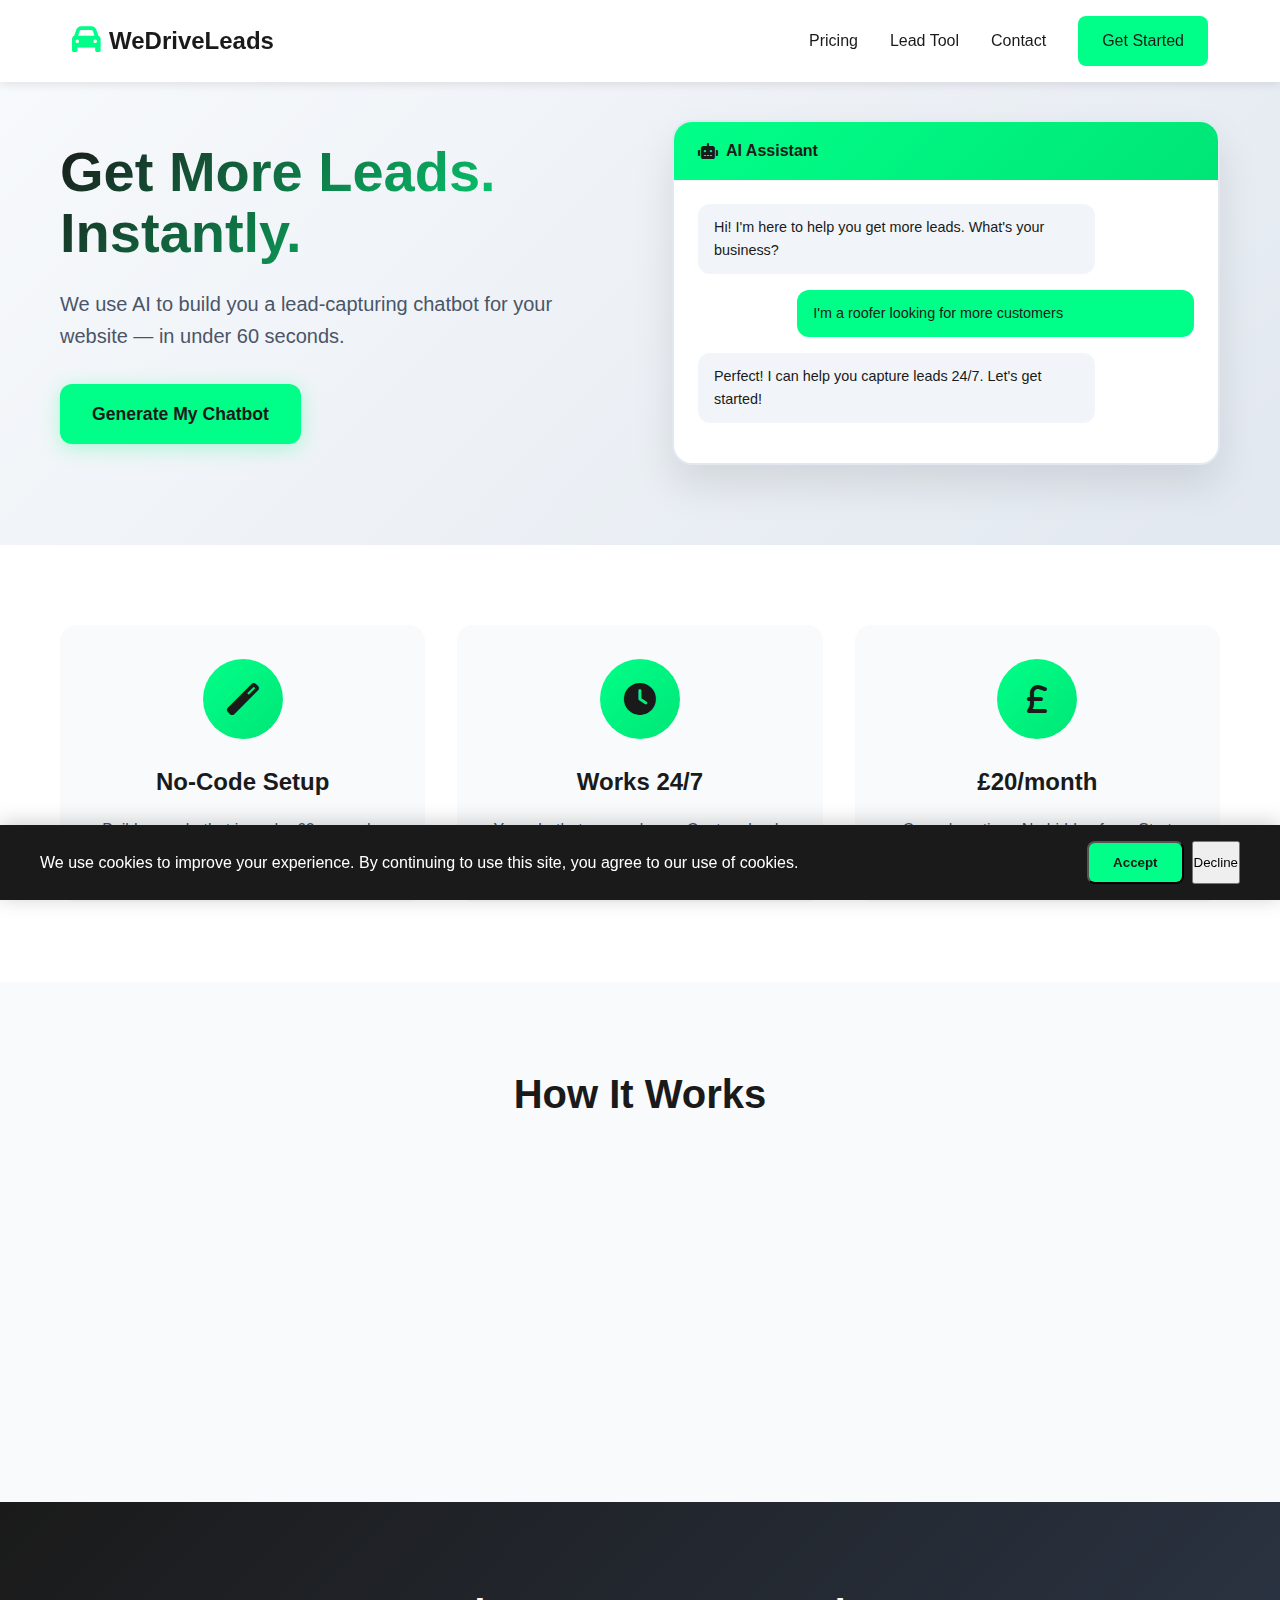
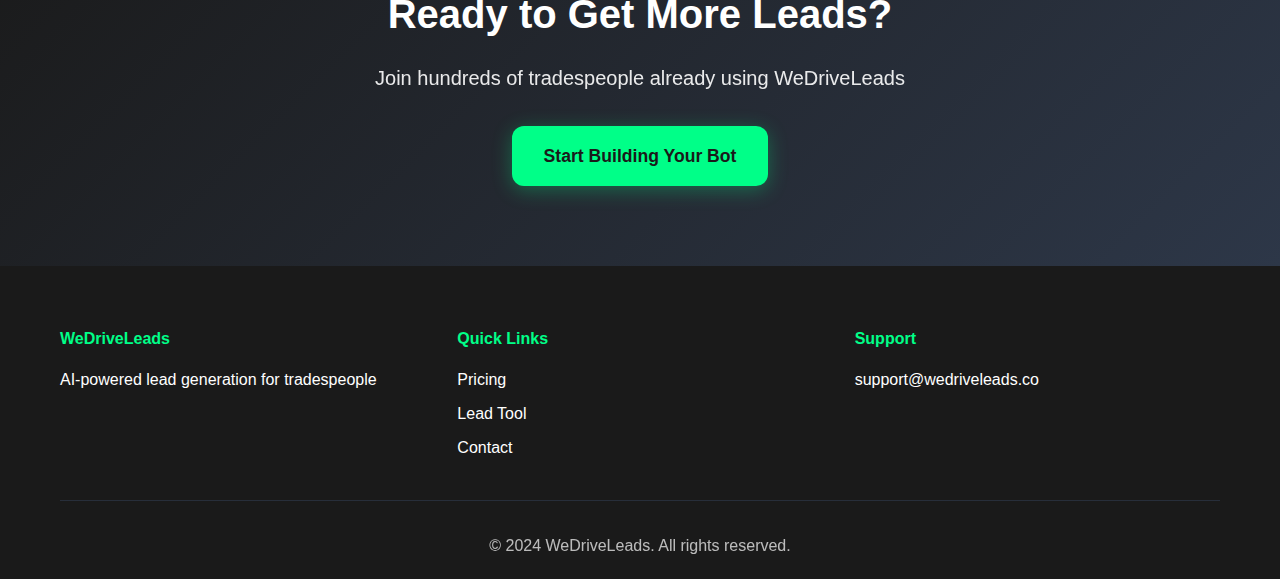
<file: index.html>
<!DOCTYPE html>
<html lang="en">
<head>
    <meta charset="UTF-8">
    <meta name="viewport" content="width=device-width, initial-scale=1.0">
    <title>WeDriveLeads - Get More Leads. Instantly.</title>
    <link rel="stylesheet" href="styles/main.css">
    <link href="https://cdnjs.cloudflare.com/ajax/libs/font-awesome/6.0.0/css/all.min.css" rel="stylesheet">
</head>
<body>
    <!-- Navigation -->
    <nav class="navbar">
        <div class="nav-container">
            <div class="nav-logo">
                <i class="fas fa-car"></i>
                <span>WeDriveLeads</span>
            </div>
            <div class="nav-links">
                <a href="pricing.html">Pricing</a>
                <a href="leads-tool.html">Lead Tool</a>
                <a href="contact.html">Contact</a>
                <a href="generate-bot-v2.html" class="btn-primary">Get Started</a>
            </div>
            <div class="nav-toggle">
                <span></span>
                <span></span>
                <span></span>
            </div>
        </div>
    </nav>

    <!-- Hero Section -->
    <section class="hero">
        <div class="container">
            <div class="hero-content">
                <h1 class="hero-title">Get More Leads. Instantly.</h1>
                <p class="hero-subtitle">We use AI to build you a lead-capturing chatbot for your website — in under 60 seconds.</p>
                <a href="generate-bot-v2.html" class="btn-hero">Generate My Chatbot</a>
            </div>
            <div class="hero-image">
                <div class="chatbot-preview">
                    <div class="chat-header">
                        <i class="fas fa-robot"></i>
                        <span>AI Assistant</span>
                    </div>
                    <div class="chat-messages">
                        <div class="message bot">
                            <p>Hi! I'm here to help you get more leads. What's your business?</p>
                        </div>
                        <div class="message user">
                            <p>I'm a roofer looking for more customers</p>
                        </div>
                        <div class="message bot">
                            <p>Perfect! I can help you capture leads 24/7. Let's get started!</p>
                        </div>
                    </div>
                </div>
            </div>
        </div>
    </section>

    <!-- Value Props -->
    <section class="value-props">
        <div class="container">
            <div class="value-grid">
                <div class="value-card">
                    <div class="value-icon">
                        <i class="fas fa-magic"></i>
                    </div>
                    <h3>No-Code Setup</h3>
                    <p>Build your chatbot in under 60 seconds. No technical skills required.</p>
                </div>
                <div class="value-card">
                    <div class="value-icon">
                        <i class="fas fa-clock"></i>
                    </div>
                    <h3>Works 24/7</h3>
                    <p>Your chatbot never sleeps. Capture leads while you're working or sleeping.</p>
                </div>
                <div class="value-card">
                    <div class="value-icon">
                        <i class="fas fa-pound-sign"></i>
                    </div>
                    <h3>£20/month</h3>
                    <p>Cancel anytime. No hidden fees. Start generating leads today.</p>
                </div>
            </div>
        </div>
    </section>

    <!-- How It Works -->
    <section class="how-it-works">
        <div class="container">
            <h2>How It Works</h2>
            <div class="steps-grid">
                <div class="step">
                    <div class="step-number">1</div>
                    <h3>Tell Us About Your Business</h3>
                    <p>Enter your business details and preferences</p>
                </div>
                <div class="step">
                    <div class="step-number">2</div>
                    <h3>AI Builds Your Bot</h3>
                    <p>Our AI creates a custom chatbot in seconds</p>
                </div>
                <div class="step">
                    <div class="step-number">3</div>
                    <h3>Add to Your Website</h3>
                    <p>Copy the code and start capturing leads</p>
                </div>
            </div>
        </div>
    </section>

    <!-- CTA Section -->
    <section class="cta-section">
        <div class="container">
            <h2>Ready to Get More Leads?</h2>
            <p>Join hundreds of tradespeople already using WeDriveLeads</p>
            <a href="generate-bot-v2.html" class="btn-hero">Start Building Your Bot</a>
        </div>
    </section>

    <!-- Footer -->
    <footer class="footer">
        <div class="container">
            <div class="footer-content">
                <div class="footer-section">
                    <h4>WeDriveLeads</h4>
                    <p>AI-powered lead generation for tradespeople</p>
                </div>
                <div class="footer-section">
                    <h4>Quick Links</h4>
                    <a href="pricing.html">Pricing</a>
                    <a href="leads-tool.html">Lead Tool</a>
                    <a href="contact.html">Contact</a>
                </div>
                <div class="footer-section">
                    <h4>Support</h4>
                    <a href="mailto:support@wedriveleads.co">support@wedriveleads.co</a>
                </div>
            </div>
            <div class="footer-bottom">
                <p>&copy; 2024 WeDriveLeads. All rights reserved.</p>
            </div>
        </div>
    </footer>

    <script src="js/main.js"></script>
</body>
</html>
</file>
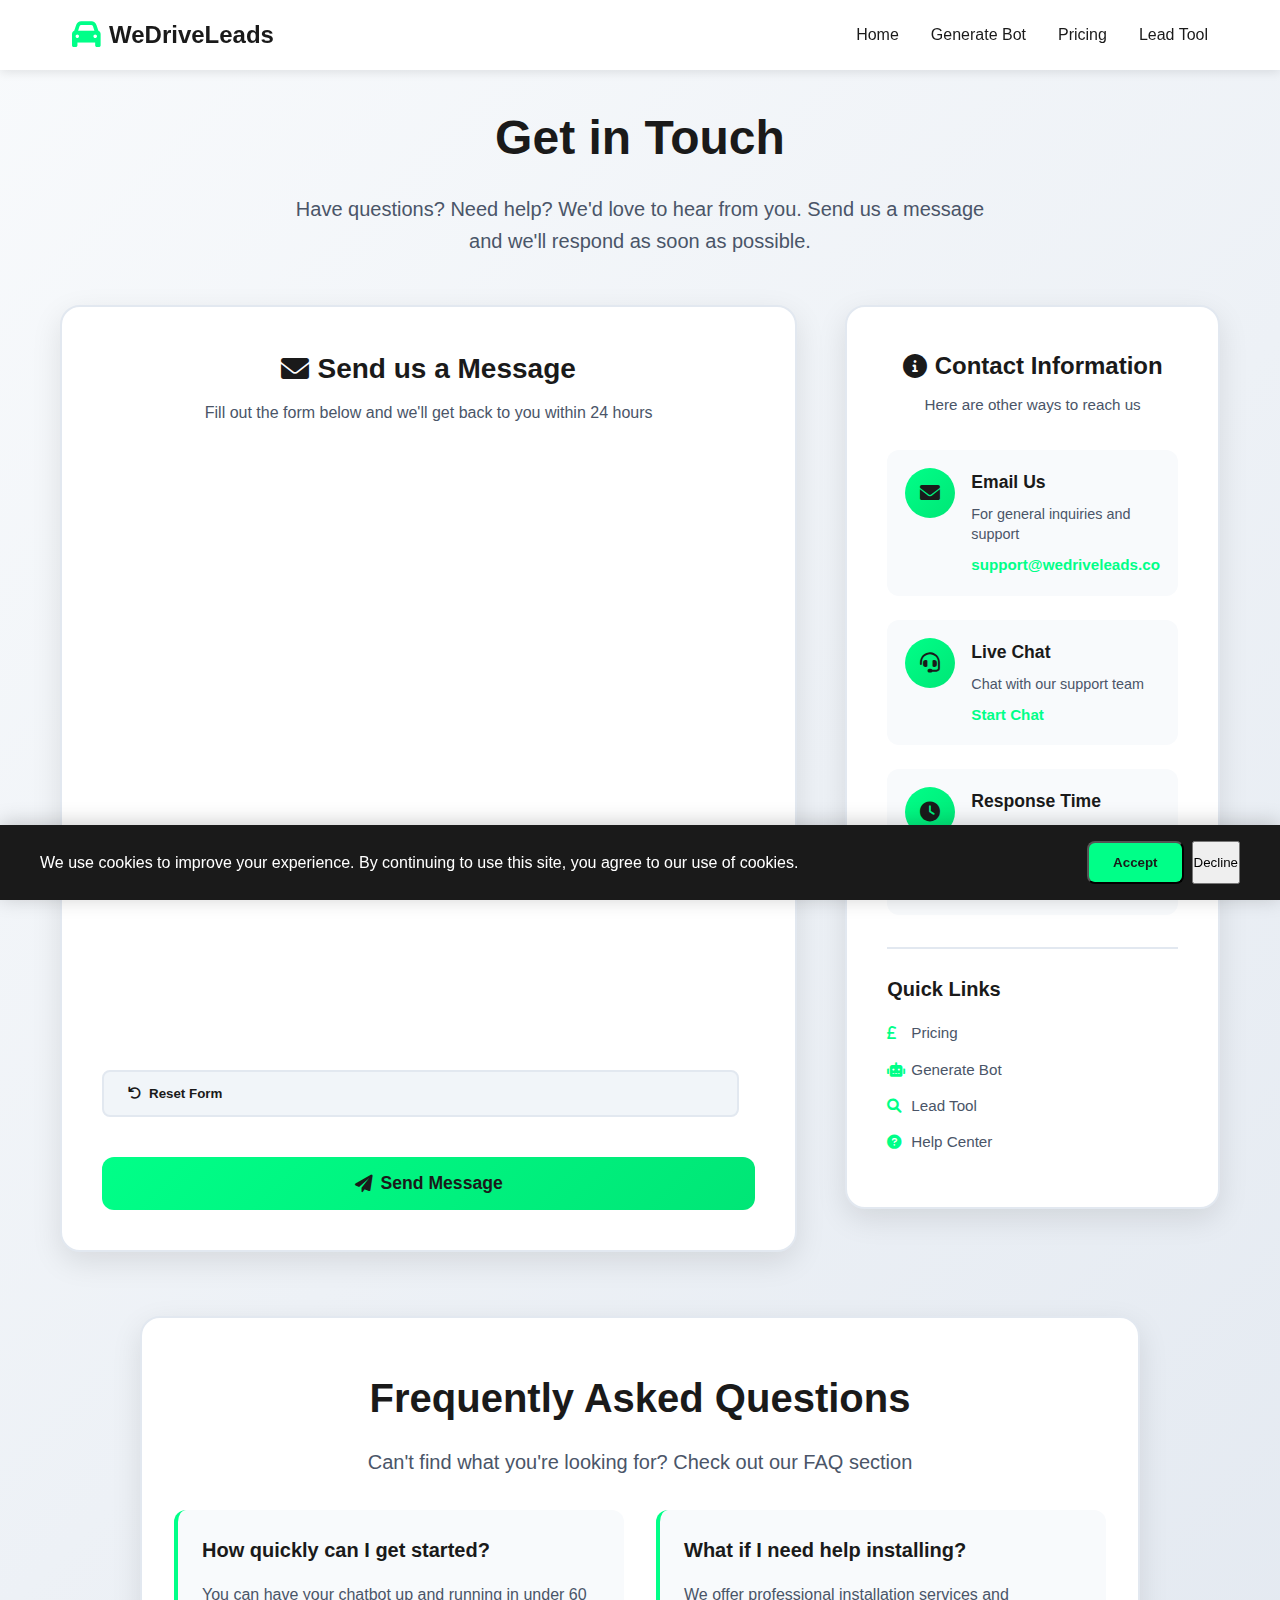
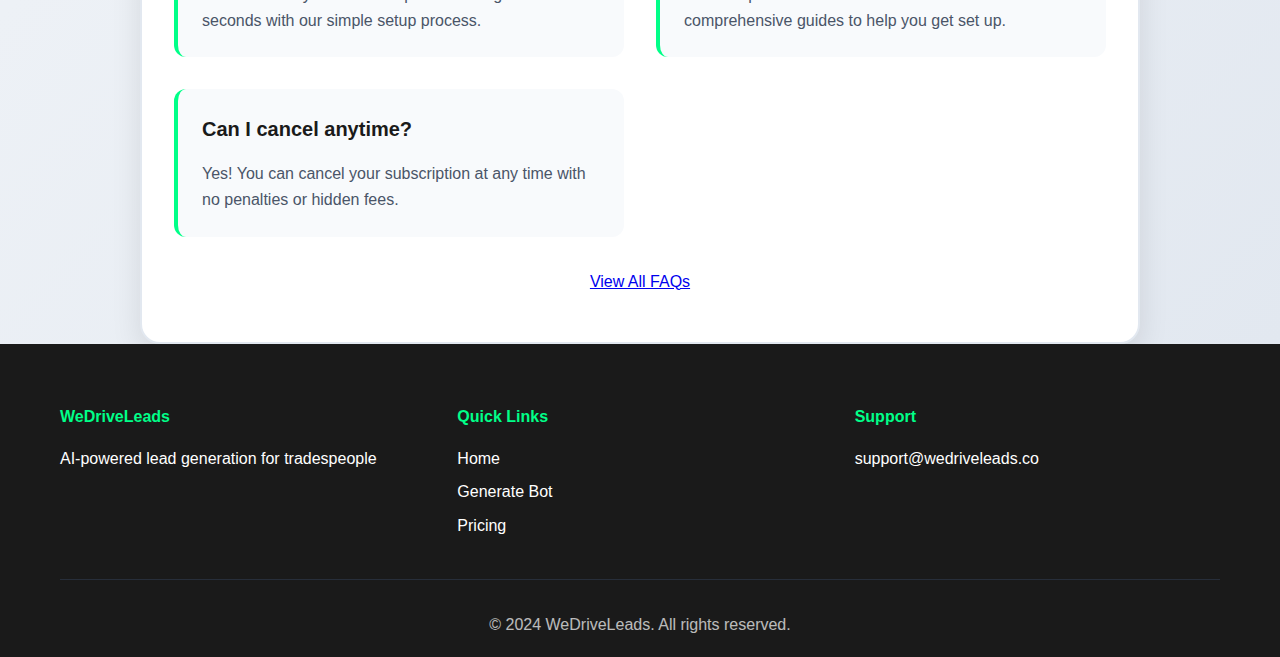
<file: contact.html>
<!DOCTYPE html>
<html lang="en">
<head>
    <meta charset="UTF-8">
    <meta name="viewport" content="width=device-width, initial-scale=1.0">
    <title>Contact Us - WeDriveLeads</title>
    <link rel="stylesheet" href="styles/main.css">
    <link rel="stylesheet" href="styles/contact.css">
    <link href="https://cdnjs.cloudflare.com/ajax/libs/font-awesome/6.0.0/css/all.min.css" rel="stylesheet">
</head>
<body>
    <!-- Navigation -->
    <nav class="navbar">
        <div class="nav-container">
            <div class="nav-logo">
                <i class="fas fa-car"></i>
                <span>WeDriveLeads</span>
            </div>
            <div class="nav-links">
                <a href="index.html">Home</a>
                <a href="generate-bot-v2.html">Generate Bot</a>
                <a href="pricing.html">Pricing</a>
                <a href="leads-tool.html">Lead Tool</a>
            </div>
            <div class="nav-toggle">
                <span></span>
                <span></span>
                <span></span>
            </div>
        </div>
    </nav>

    <!-- Main Content -->
    <main class="main-content">
        <div class="container">
            <div class="contact-header">
                <h1>Get in Touch</h1>
                <p>Have questions? Need help? We'd love to hear from you. Send us a message and we'll respond as soon as possible.</p>
            </div>

            <div class="contact-container">
                <!-- Contact Form -->
                <div class="contact-form-section">
                    <div class="form-header">
                        <h2><i class="fas fa-envelope"></i> Send us a Message</h2>
                        <p>Fill out the form below and we'll get back to you within 24 hours</p>
                    </div>
                    
                    <form id="contactForm" class="contact-form">
                        <div class="form-row">
                            <div class="form-group">
                                <label for="name">Full Name *</label>
                                <input type="text" id="name" name="name" required placeholder="Your full name">
                            </div>
                            
                            <div class="form-group">
                                <label for="email">Email Address *</label>
                                <input type="email" id="email" name="email" required placeholder="your.email@example.com">
                            </div>
                        </div>

                        <div class="form-group">
                            <label for="businessType">Business Type</label>
                            <select id="businessType" name="businessType">
                                <option value="">Select your business type</option>
                                <option value="roofer">Roofer</option>
                                <option value="plumber">Plumber</option>
                                <option value="electrician">Electrician</option>
                                <option value="carpenter">Carpenter</option>
                                <option value="painter">Painter</option>
                                <option value="landscaper">Landscaper</option>
                                <option value="builder">Builder</option>
                                <option value="other">Other</option>
                            </select>
                        </div>

                        <div class="form-group">
                            <label for="subject">Subject *</label>
                            <input type="text" id="subject" name="subject" required placeholder="What's this about?">
                        </div>

                        <div class="form-group">
                            <label for="message">Message *</label>
                            <textarea id="message" name="message" rows="6" required placeholder="Tell us how we can help you..."></textarea>
                        </div>

                        <div class="form-group">
                            <label class="checkbox-label">
                                <input type="checkbox" id="newsletter" name="newsletter">
                                <span class="checkmark"></span>
                                Subscribe to our newsletter for tips and updates
                            </label>
                        </div>

                        <button type="submit" class="btn-submit">
                            <i class="fas fa-paper-plane"></i>
                            Send Message
                        </button>
                    </form>
                </div>

                <!-- Contact Information -->
                <div class="contact-info-section">
                    <div class="info-header">
                        <h2><i class="fas fa-info-circle"></i> Contact Information</h2>
                        <p>Here are other ways to reach us</p>
                    </div>
                    
                    <div class="contact-methods">
                        <div class="contact-method">
                            <div class="method-icon">
                                <i class="fas fa-envelope"></i>
                            </div>
                            <div class="method-content">
                                <h3>Email Us</h3>
                                <p>For general inquiries and support</p>
                                <a href="mailto:support@wedriveleads.co" class="contact-link">support@wedriveleads.co</a>
                            </div>
                        </div>
                        
                        <div class="contact-method">
                            <div class="method-icon">
                                <i class="fas fa-headset"></i>
                            </div>
                            <div class="method-content">
                                <h3>Live Chat</h3>
                                <p>Chat with our support team</p>
                                <button class="contact-link chat-btn">Start Chat</button>
                            </div>
                        </div>
                        
                        <div class="contact-method">
                            <div class="method-icon">
                                <i class="fas fa-clock"></i>
                            </div>
                            <div class="method-content">
                                <h3>Response Time</h3>
                                <p>We typically respond within 24 hours</p>
                                <span class="response-time">Mon-Fri: 9AM-6PM GMT</span>
                            </div>
                        </div>
                    </div>

                    <div class="quick-links">
                        <h3>Quick Links</h3>
                        <ul>
                            <li><a href="pricing.html"><i class="fas fa-pound-sign"></i> Pricing</a></li>
                            <li><a href="generate-bot-v2.html"><i class="fas fa-robot"></i> Generate Bot</a></li>
                            <li><a href="leads-tool.html"><i class="fas fa-search"></i> Lead Tool</a></li>
                            <li><a href="#"><i class="fas fa-question-circle"></i> Help Center</a></li>
                        </ul>
                    </div>
                </div>
            </div>

            <!-- FAQ Preview -->
            <div class="faq-preview">
                <h2>Frequently Asked Questions</h2>
                <p>Can't find what you're looking for? Check out our FAQ section</p>
                <div class="faq-preview-grid">
                    <div class="faq-preview-item">
                        <h3>How quickly can I get started?</h3>
                        <p>You can have your chatbot up and running in under 60 seconds with our simple setup process.</p>
                    </div>
                    
                    <div class="faq-preview-item">
                        <h3>What if I need help installing?</h3>
                        <p>We offer professional installation services and comprehensive guides to help you get set up.</p>
                    </div>
                    
                    <div class="faq-preview-item">
                        <h3>Can I cancel anytime?</h3>
                        <p>Yes! You can cancel your subscription at any time with no penalties or hidden fees.</p>
                    </div>
                </div>
                <a href="pricing.html" class="btn-secondary">View All FAQs</a>
            </div>
        </div>
    </main>

    <!-- Footer -->
    <footer class="footer">
        <div class="container">
            <div class="footer-content">
                <div class="footer-section">
                    <h4>WeDriveLeads</h4>
                    <p>AI-powered lead generation for tradespeople</p>
                </div>
                <div class="footer-section">
                    <h4>Quick Links</h4>
                    <a href="index.html">Home</a>
                    <a href="generate-bot-v2.html">Generate Bot</a>
                    <a href="pricing.html">Pricing</a>
                </div>
                <div class="footer-section">
                    <h4>Support</h4>
                    <a href="mailto:support@wedriveleads.co">support@wedriveleads.co</a>
                </div>
            </div>
            <div class="footer-bottom">
                <p>&copy; 2024 WeDriveLeads. All rights reserved.</p>
            </div>
        </div>
    </footer>

    <!-- Success Modal -->
    <div id="successModal" class="modal" style="display: none;">
        <div class="modal-content">
            <div class="success-icon">
                <i class="fas fa-check-circle"></i>
            </div>
            <h3>Message Sent Successfully!</h3>
            <p>Thank you for contacting us. We'll get back to you within 24 hours.</p>
            <button class="btn-primary close-modal">Close</button>
        </div>
    </div>

    <script src="js/main.js"></script>
    <script src="js/contact.js"></script>
</body>
</html>
</file>
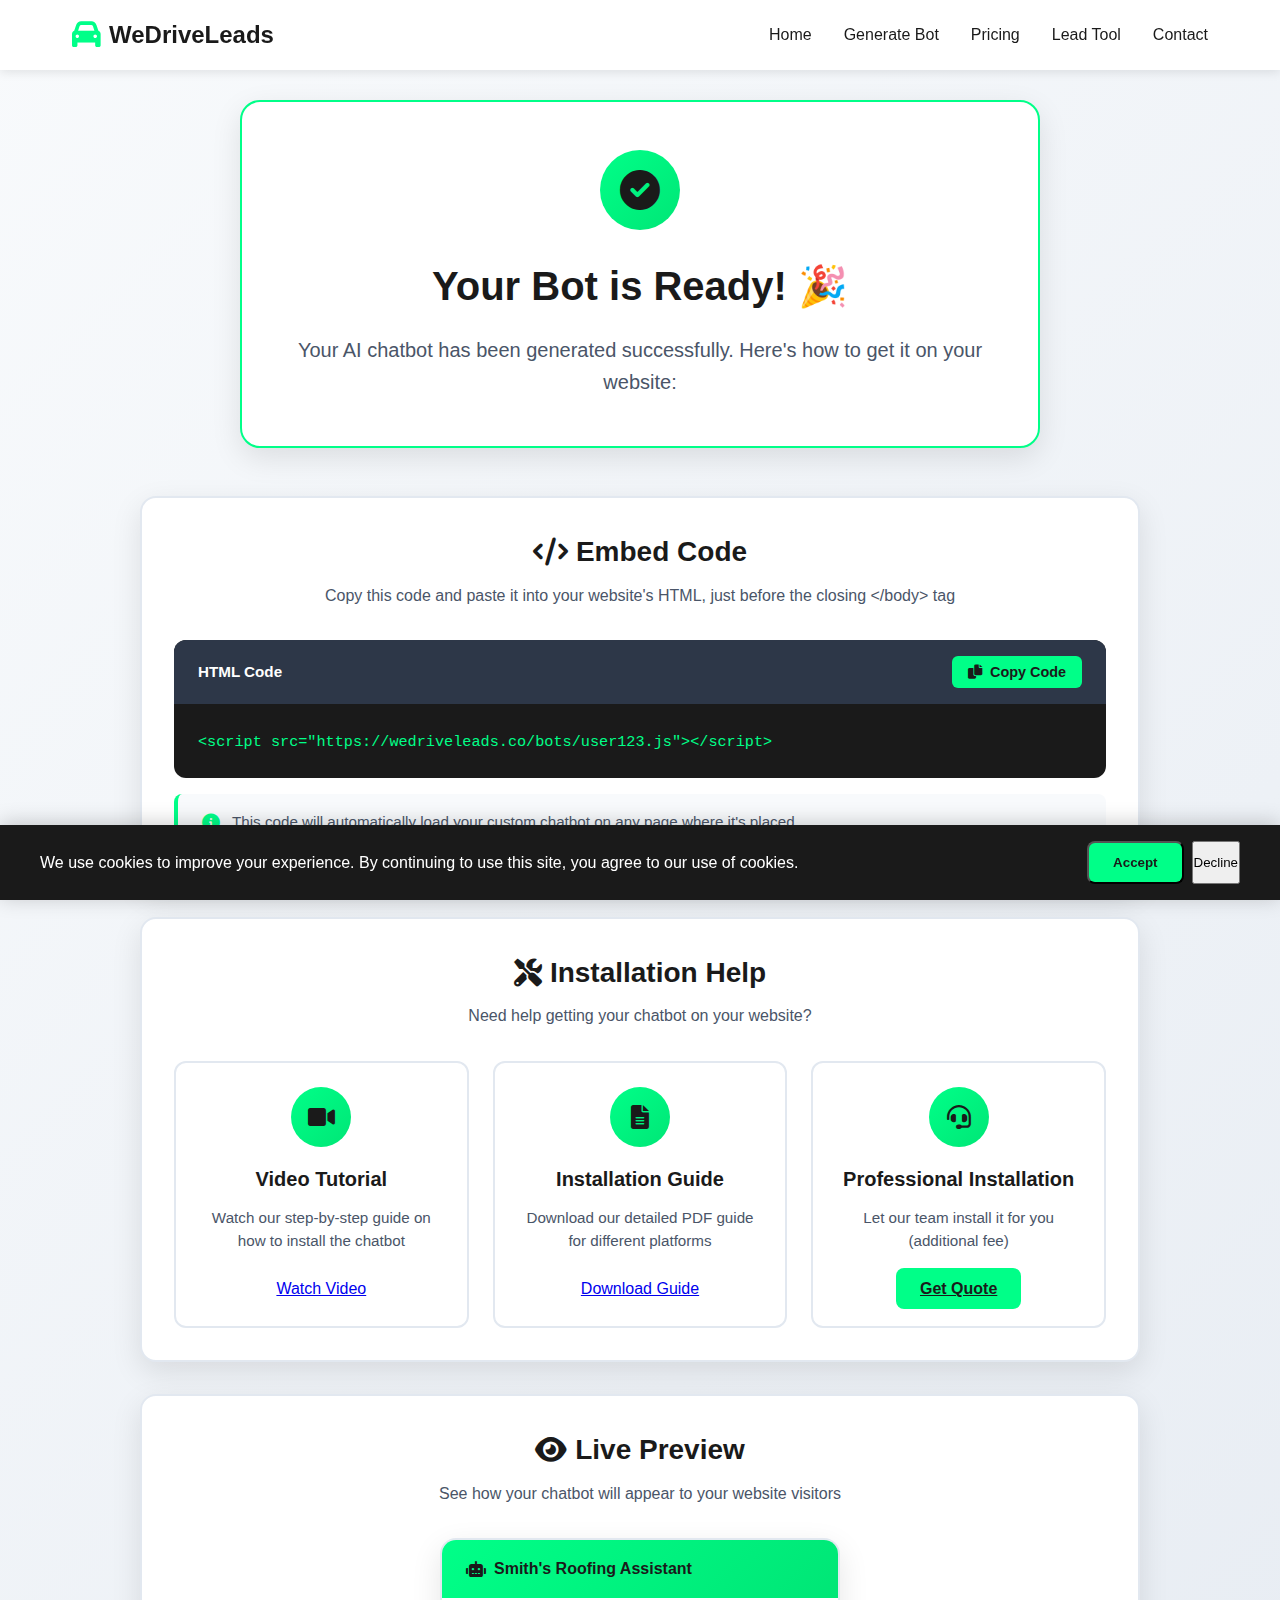
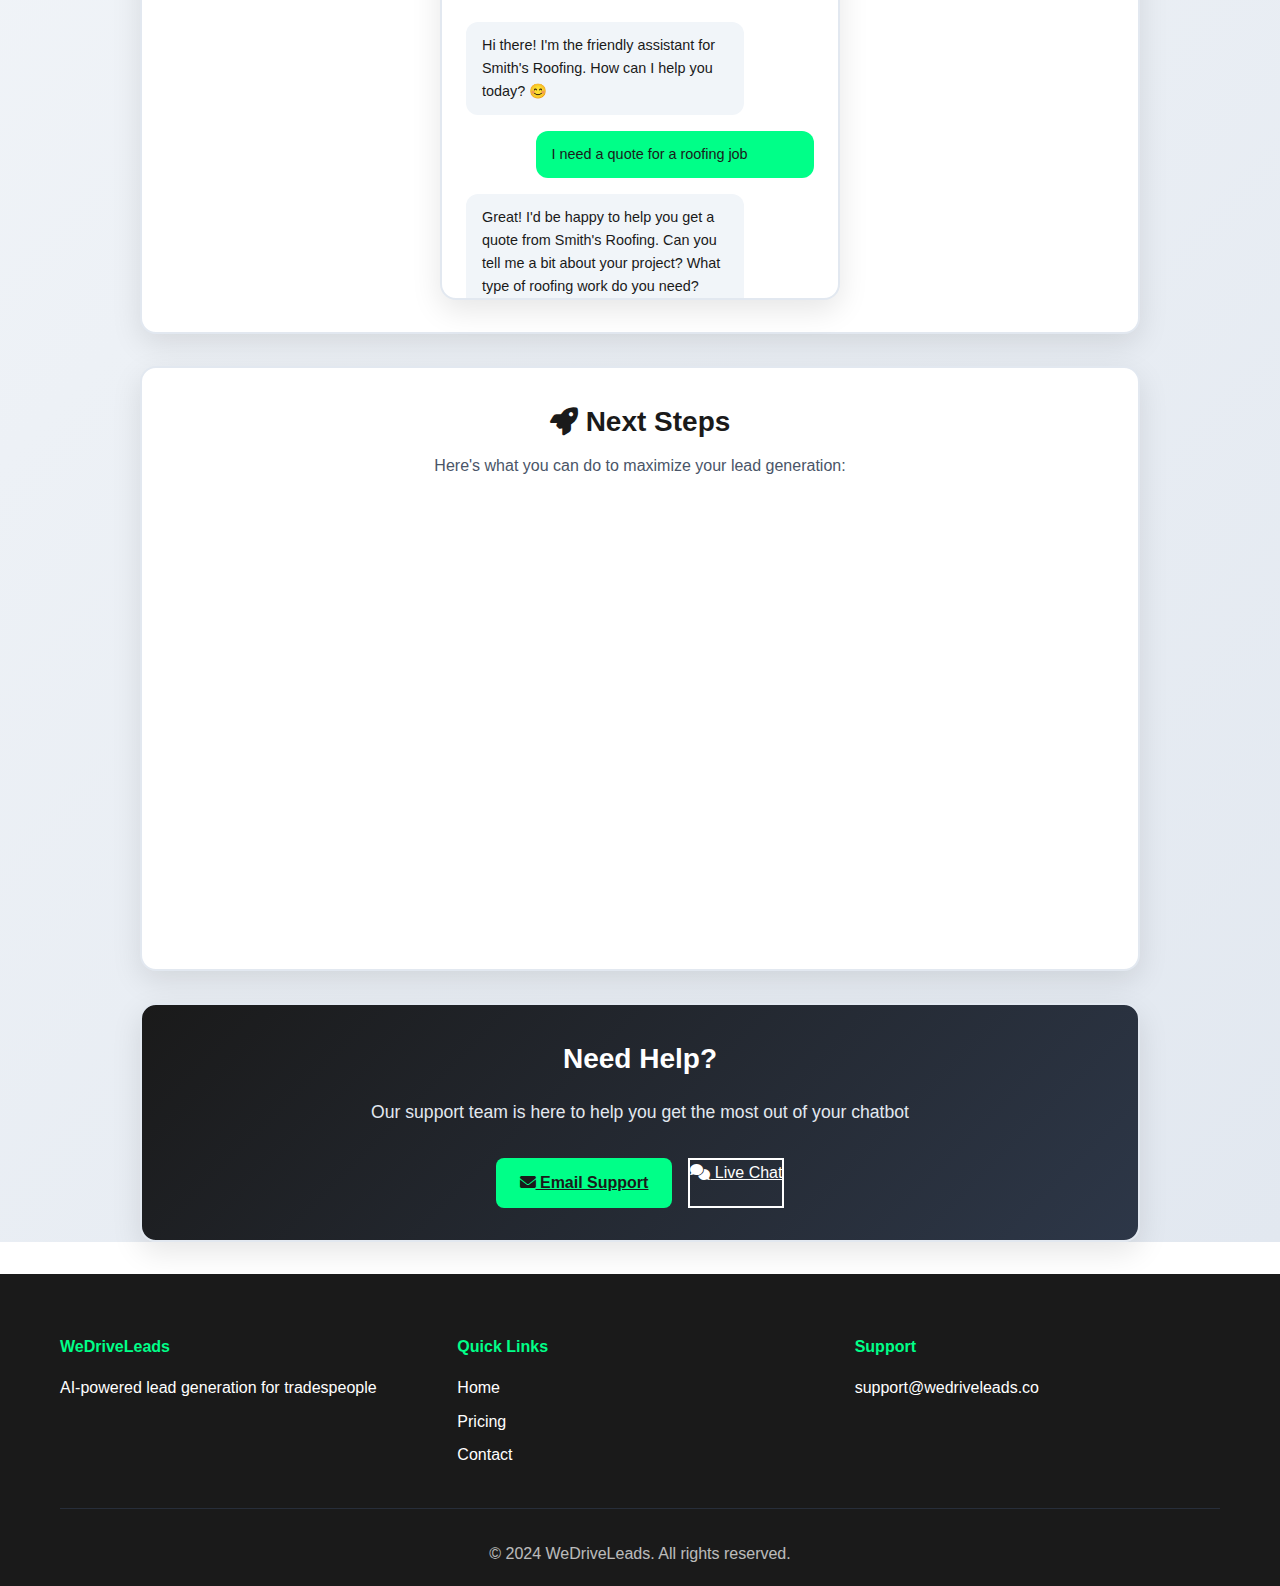
<file: dashboard.html>
<!DOCTYPE html>
<html lang="en">
<head>
    <meta charset="UTF-8">
    <meta name="viewport" content="width=device-width, initial-scale=1.0">
    <title>Dashboard - WeDriveLeads</title>
    <link rel="stylesheet" href="styles/main.css">
    <link rel="stylesheet" href="styles/dashboard.css">
    <link href="https://cdnjs.cloudflare.com/ajax/libs/font-awesome/6.0.0/css/all.min.css" rel="stylesheet">
</head>
<body>
    <!-- Navigation -->
    <nav class="navbar">
        <div class="nav-container">
            <div class="nav-logo">
                <i class="fas fa-car"></i>
                <span>WeDriveLeads</span>
            </div>
            <div class="nav-links">
                <a href="index.html">Home</a>
                <a href="generate-bot-v2.html">Generate Bot</a>
                <a href="pricing.html">Pricing</a>
                <a href="leads-tool.html">Lead Tool</a>
                <a href="contact.html">Contact</a>
            </div>
            <div class="nav-toggle">
                <span></span>
                <span></span>
                <span></span>
            </div>
        </div>
    </nav>

    <!-- Main Content -->
    <main class="main-content">
        <div class="container">
            <div class="dashboard-header">
                <div class="success-message">
                    <div class="success-icon">
                        <i class="fas fa-check-circle"></i>
                    </div>
                    <h1>Your Bot is Ready! 🎉</h1>
                    <p>Your AI chatbot has been generated successfully. Here's how to get it on your website:</p>
                </div>
            </div>

            <div class="dashboard-content">
                <!-- Embed Code Section -->
                <div class="embed-section">
                    <div class="section-header">
                        <h2><i class="fas fa-code"></i> Embed Code</h2>
                        <p>Copy this code and paste it into your website's HTML, just before the closing &lt;/body&gt; tag</p>
                    </div>
                    
                    <div class="code-container">
                        <div class="code-header">
                            <span>HTML Code</span>
                            <button id="copyCodeBtn" class="btn-copy">
                                <i class="fas fa-copy"></i>
                                Copy Code
                            </button>
                        </div>
                        <div class="code-block">
                            <code id="embedCode">&lt;script src="https://wedriveleads.co/bots/user123.js"&gt;&lt;/script&gt;</code>
                        </div>
                    </div>

                    <div class="code-note">
                        <i class="fas fa-info-circle"></i>
                        <p>This code will automatically load your custom chatbot on any page where it's placed.</p>
                    </div>
                </div>

                <!-- Installation Help -->
                <div class="installation-section">
                    <div class="section-header">
                        <h2><i class="fas fa-tools"></i> Installation Help</h2>
                        <p>Need help getting your chatbot on your website?</p>
                    </div>
                    
                    <div class="help-options">
                        <div class="help-option">
                            <div class="help-icon">
                                <i class="fas fa-video"></i>
                            </div>
                            <h3>Video Tutorial</h3>
                            <p>Watch our step-by-step guide on how to install the chatbot</p>
                            <a href="#" class="btn-secondary">Watch Video</a>
                        </div>
                        
                        <div class="help-option">
                            <div class="help-icon">
                                <i class="fas fa-file-alt"></i>
                            </div>
                            <h3>Installation Guide</h3>
                            <p>Download our detailed PDF guide for different platforms</p>
                            <a href="#" class="btn-secondary">Download Guide</a>
                        </div>
                        
                        <div class="help-option">
                            <div class="help-icon">
                                <i class="fas fa-headset"></i>
                            </div>
                            <h3>Professional Installation</h3>
                            <p>Let our team install it for you (additional fee)</p>
                            <a href="mailto:install@wedriveleads.co" class="btn-primary">Get Quote</a>
                        </div>
                    </div>
                </div>

                <!-- Chatbot Preview -->
                <div class="preview-section">
                    <div class="section-header">
                        <h2><i class="fas fa-eye"></i> Live Preview</h2>
                        <p>See how your chatbot will appear to your website visitors</p>
                    </div>
                    
                    <div class="preview-container">
                        <div class="chatbot-preview">
                            <div class="chat-header">
                                <i class="fas fa-robot"></i>
                                <span>Smith's Roofing Assistant</span>
                            </div>
                            <div class="chat-messages">
                                <div class="message bot">
                                    <p>Hi there! I'm the friendly assistant for Smith's Roofing. How can I help you today? 😊</p>
                                </div>
                                <div class="message user">
                                    <p>I need a quote for a roofing job</p>
                                </div>
                                <div class="message bot">
                                    <p>Great! I'd be happy to help you get a quote from Smith's Roofing. Can you tell me a bit about your project? What type of roofing work do you need?</p>
                                </div>
                            </div>
                        </div>
                    </div>
                </div>

                <!-- Next Steps -->
                <div class="next-steps-section">
                    <div class="section-header">
                        <h2><i class="fas fa-rocket"></i> Next Steps</h2>
                        <p>Here's what you can do to maximize your lead generation:</p>
                    </div>
                    
                    <div class="steps-grid">
                        <div class="step-card">
                            <div class="step-number">1</div>
                            <h3>Install the Code</h3>
                            <p>Add the embed code to your website</p>
                        </div>
                        <div class="step-card">
                            <div class="step-number">2</div>
                            <h3>Test Your Bot</h3>
                            <p>Visit your website and test the chatbot</p>
                        </div>
                        <div class="step-card">
                            <div class="step-number">3</div>
                            <h3>Start Collecting Leads</h3>
                            <p>Your bot will work 24/7 to capture leads</p>
                        </div>
                        <div class="step-card">
                            <div class="step-number">4</div>
                            <h3>Monitor Results</h3>
                            <p>Check your dashboard for lead analytics</p>
                        </div>
                    </div>
                </div>

                <!-- Support Section -->
                <div class="support-section">
                    <div class="support-content">
                        <h3>Need Help?</h3>
                        <p>Our support team is here to help you get the most out of your chatbot</p>
                        <div class="support-actions">
                            <a href="mailto:support@wedriveleads.co" class="btn-primary">
                                <i class="fas fa-envelope"></i>
                                Email Support
                            </a>
                            <a href="contact.html" class="btn-secondary">
                                <i class="fas fa-comments"></i>
                                Live Chat
                            </a>
                        </div>
                    </div>
                </div>
            </div>
        </div>
    </main>

    <!-- Footer -->
    <footer class="footer">
        <div class="container">
            <div class="footer-content">
                <div class="footer-section">
                    <h4>WeDriveLeads</h4>
                    <p>AI-powered lead generation for tradespeople</p>
                </div>
                <div class="footer-section">
                    <h4>Quick Links</h4>
                    <a href="index.html">Home</a>
                    <a href="pricing.html">Pricing</a>
                    <a href="contact.html">Contact</a>
                </div>
                <div class="footer-section">
                    <h4>Support</h4>
                    <a href="mailto:support@wedriveleads.co">support@wedriveleads.co</a>
                </div>
            </div>
            <div class="footer-bottom">
                <p>&copy; 2024 WeDriveLeads. All rights reserved.</p>
            </div>
        </div>
    </footer>

    <script src="js/main.js"></script>
    <script src="js/dashboard.js"></script>
</body>
</html>
</file>
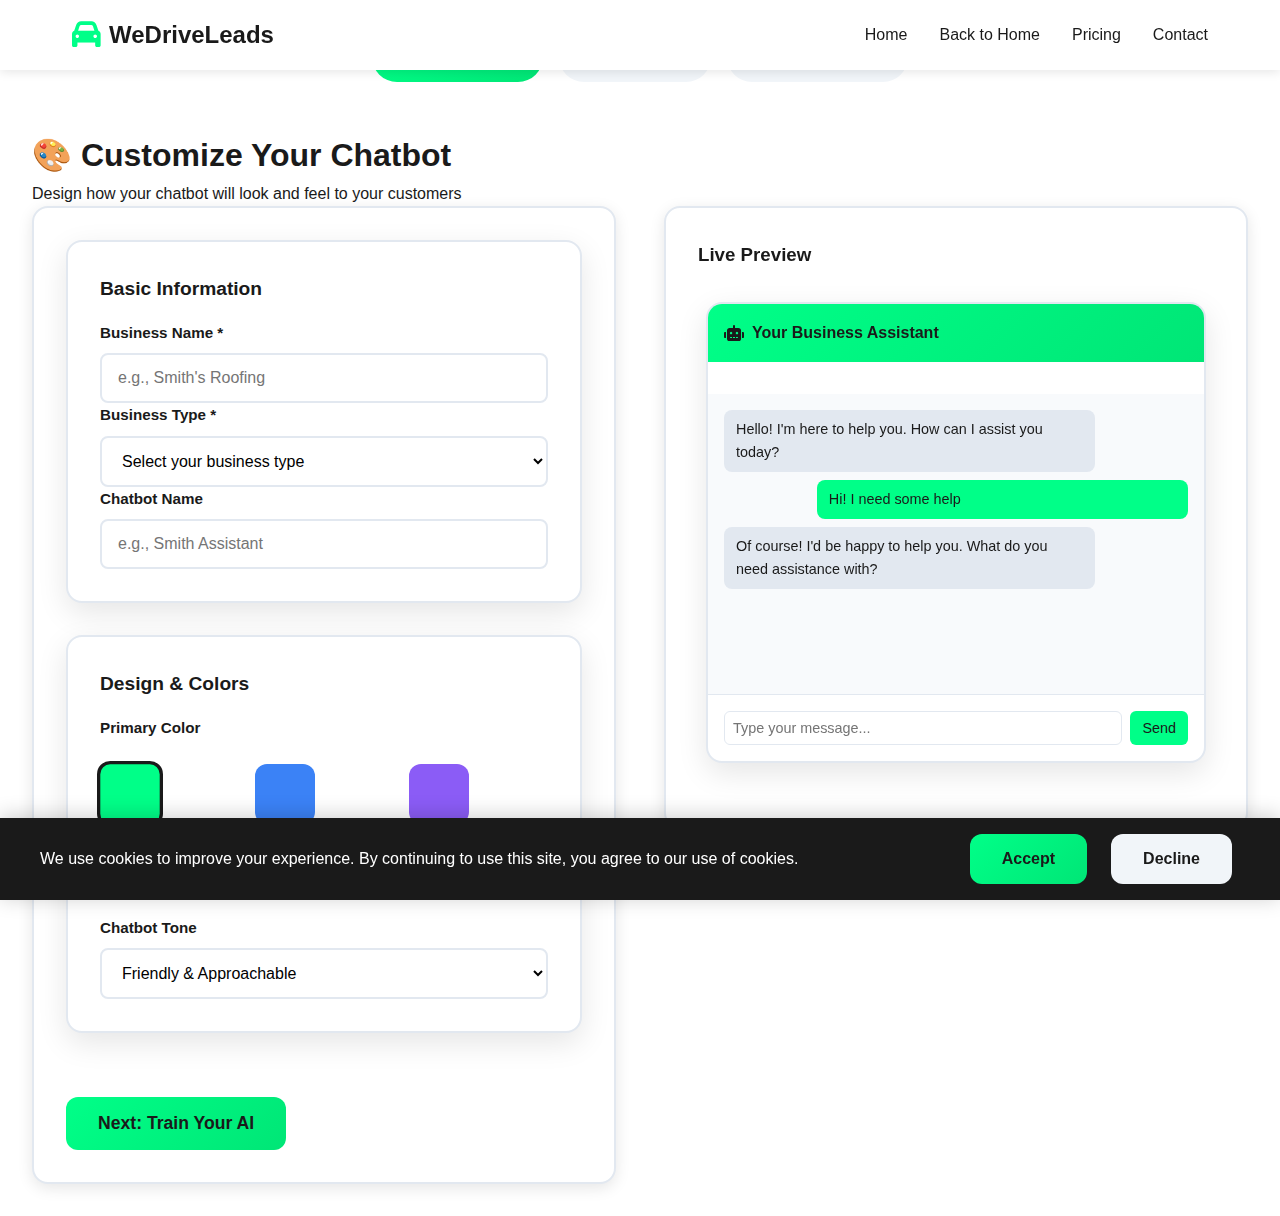
<file: generate-bot-v2.html>
<!DOCTYPE html>
<html lang="en">
<head>
    <meta charset="UTF-8">
    <meta name="viewport" content="width=device-width, initial-scale=1.0">
    <title>Create Your AI Chatbot - WeDriveLeads</title>
    <link rel="stylesheet" href="styles/main.css">
    <link rel="stylesheet" href="styles/generate-bot.css">
    <link href="https://cdnjs.cloudflare.com/ajax/libs/font-awesome/6.0.0/css/all.min.css" rel="stylesheet">
    <style>
        .step-container {
            max-width: 1400px;
            margin: 0 auto;
            padding: 2rem;
        }
        
        .step-indicator {
            display: flex;
            justify-content: center;
            margin-bottom: 3rem;
            gap: 1rem;
        }
        
        .step {
            display: flex;
            align-items: center;
            gap: 0.5rem;
            padding: 0.75rem 1.5rem;
            border-radius: 25px;
            font-weight: 600;
            transition: all 0.3s ease;
        }
        
        .step.active {
            background: linear-gradient(135deg, #00ff88 0%, #00e676 100%);
            color: #1a1a1a;
        }
        
        .step.completed {
            background: #e2e8f0;
            color: #4a5568;
        }
        
        .step.pending {
            background: #f1f5f9;
            color: #9ca3af;
        }
        
        .step-content {
            display: none;
        }
        
        .step-content.active {
            display: block;
        }
        
        /* Step 1: Side-by-side layout */
        .step1-layout {
            display: grid;
            grid-template-columns: 1fr 1fr;
            gap: 3rem;
            align-items: start;
        }
        
        .customization-panel {
            background: #ffffff;
            padding: 2rem;
            border-radius: 16px;
            box-shadow: 0 4px 15px rgba(0, 0, 0, 0.1);
            border: 2px solid #e2e8f0;
        }
        
        .chatbot-preview-panel {
            background: #ffffff;
            padding: 2rem;
            border-radius: 16px;
            box-shadow: 0 4px 15px rgba(0, 0, 0, 0.1);
            border: 2px solid #e2e8f0;
            position: sticky;
            top: 2rem;
        }
        
        .form-section {
            margin-bottom: 2rem;
        }
        
        .form-section h3 {
            margin-bottom: 1rem;
            color: #1a1a1a;
            font-size: 1.2rem;
        }
        
        .color-picker {
            display: grid;
            grid-template-columns: repeat(3, 1fr);
            gap: 1rem;
            margin: 1rem 0;
        }
        
        .color-option {
            width: 60px;
            height: 60px;
            border-radius: 12px;
            cursor: pointer;
            border: 3px solid transparent;
            transition: all 0.3s ease;
            position: relative;
        }
        
        .color-option.selected {
            border-color: #1a1a1a;
            transform: scale(1.1);
        }
        
        .color-option:hover {
            transform: scale(1.05);
        }
        
        /* Step 2: Centered training chatbot */
        .step2-layout {
            display: flex;
            justify-content: center;
            align-items: center;
            min-height: 60vh;
        }
        
        .training-chatbot {
            width: 90%;
            max-width: 700px;
            background: #ffffff;
            border-radius: 20px;
            box-shadow: 0 20px 60px rgba(0, 0, 0, 0.3);
            border: 2px solid #e2e8f0;
            overflow: hidden;
        }
        
        .training-header {
            background: linear-gradient(135deg, #00ff88 0%, #00e676 100%);
            color: #1a1a1a;
            padding: 1.5rem;
            display: flex;
            align-items: center;
            justify-content: space-between;
            font-weight: 700;
        }
        
        .training-messages {
            padding: 1.5rem;
            height: 400px;
            overflow-y: auto;
            background: #f8fafc;
        }
        
        .training-input {
            padding: 1.5rem;
            border-top: 1px solid #e2e8f0;
            display: flex;
            gap: 1rem;
        }
        
        .training-input input {
            flex: 1;
            padding: 1rem;
            border: 2px solid #e2e8f0;
            border-radius: 12px;
            font-size: 1rem;
        }
        
        .training-input button {
            background: #00ff88;
            color: #1a1a1a;
            border: none;
            padding: 1rem 1.5rem;
            border-radius: 12px;
            font-weight: 600;
            cursor: pointer;
            transition: all 0.3s ease;
        }
        
        .training-input button:hover {
            background: #00e676;
            transform: translateY(-1px);
        }
        
        /* Step 3: Simplified result */
        .step3-layout {
            text-align: center;
            max-width: 800px;
            margin: 0 auto;
        }
        
        .preview-chatbot {
            width: 100%;
            max-width: 500px;
            background: #ffffff;
            border-radius: 16px;
            box-shadow: 0 10px 30px rgba(0, 0, 0, 0.1);
            overflow: hidden;
            border: 2px solid #e2e8f0;
            margin: 2rem auto;
        }
        
        .preview-header {
            background: var(--chatbot-primary, linear-gradient(135deg, #00ff88 0%, #00e676 100%));
            color: var(--chatbot-text, #1a1a1a);
            padding: 1rem;
            display: flex;
            align-items: center;
            gap: 0.5rem;
            font-weight: 600;
        }
        
        .preview-messages {
            padding: 1rem;
            height: 300px;
            overflow-y: auto;
            background: #f8fafc;
        }
        
        .preview-message {
            margin-bottom: 0.5rem;
            padding: 0.5rem 0.75rem;
            border-radius: 8px;
            font-size: 0.9rem;
        }
        
        .preview-message.bot {
            background: #e2e8f0;
            color: #1a1a1a;
            margin-right: auto;
            max-width: 80%;
        }
        
        .preview-message.user {
            background: var(--chatbot-primary, #00ff88);
            color: var(--chatbot-text, #1a1a1a);
            margin-left: auto;
            max-width: 80%;
        }
        
        .preview-input {
            padding: 1rem;
            border-top: 1px solid #e2e8f0;
            display: flex;
            gap: 0.5rem;
        }
        
        .preview-input input {
            flex: 1;
            padding: 0.5rem;
            border: 1px solid #e2e8f0;
            border-radius: 6px;
            font-size: 0.9rem;
        }
        
        .preview-input button {
            background: var(--chatbot-primary, #00ff88);
            color: var(--chatbot-text, #1a1a1a);
            border: none;
            padding: 0.5rem 0.75rem;
            border-radius: 6px;
            font-size: 0.9rem;
            cursor: pointer;
        }
        
        .btn-next {
            background: linear-gradient(135deg, #00ff88 0%, #00e676 100%);
            color: #1a1a1a;
            border: none;
            padding: 1rem 2rem;
            border-radius: 12px;
            font-size: 1.1rem;
            font-weight: 700;
            cursor: pointer;
            transition: all 0.3s ease;
            margin-top: 2rem;
        }
        
        .btn-next:hover {
            transform: translateY(-2px);
            box-shadow: 0 8px 25px rgba(0, 255, 136, 0.3);
        }
        
        .btn-next:disabled {
            opacity: 0.6;
            cursor: not-allowed;
            transform: none;
        }
        
        .btn-secondary {
            background: #f1f5f9;
            color: #1a1a1a;
            border: none;
            padding: 1rem 2rem;
            border-radius: 12px;
            font-size: 1rem;
            font-weight: 600;
            cursor: pointer;
            transition: all 0.3s ease;
            margin: 0 0.5rem;
        }
        
        .btn-secondary:hover {
            background: #e2e8f0;
        }
        
        .btn-primary {
            background: linear-gradient(135deg, #00ff88 0%, #00e676 100%);
            color: #1a1a1a;
            border: none;
            padding: 1rem 2rem;
            border-radius: 12px;
            font-size: 1rem;
            font-weight: 600;
            cursor: pointer;
            transition: all 0.3s ease;
            text-decoration: none;
            display: inline-block;
            margin: 0 0.5rem;
        }
        
        .btn-primary:hover {
            transform: translateY(-1px);
            box-shadow: 0 4px 15px rgba(0, 255, 136, 0.3);
        }
        
        /* Responsive design */
        @media (max-width: 768px) {
            .step1-layout {
                grid-template-columns: 1fr;
                gap: 2rem;
            }
            
            .chatbot-preview-panel {
                position: static;
            }
            
            .step-container {
                padding: 1rem;
            }
        }
    </style>
</head>
<body>
    <!-- Navigation -->
    <nav class="navbar">
        <div class="nav-container">
            <div class="nav-logo">
                <i class="fas fa-car"></i>
                <span>WeDriveLeads</span>
            </div>
            <div class="nav-links">
                <a href="index.html">Home</a>
                <a href="index.html">Back to Home</a>
                <a href="pricing.html">Pricing</a>
                <a href="contact.html">Contact</a>
            </div>
        </div>
    </nav>

    <div class="step-container">
        <!-- Step Indicator -->
        <div class="step-indicator">
            <div class="step active" id="step1">
                <i class="fas fa-palette"></i>
                <span>1. Customize</span>
            </div>
            <div class="step pending" id="step2">
                <i class="fas fa-robot"></i>
                <span>2. Train AI</span>
            </div>
            <div class="step pending" id="step3">
                <i class="fas fa-check-circle"></i>
                <span>3. Get Chatbot</span>
            </div>
        </div>

        <!-- Step 1: Side-by-side customization -->
        <div class="step-content active" id="step1Content">
            <h1>🎨 Customize Your Chatbot</h1>
            <p>Design how your chatbot will look and feel to your customers</p>
            
            <div class="step1-layout">
                <!-- Left: Customization Panel -->
                <div class="customization-panel">
                    <div class="form-section">
                        <h3>Basic Information</h3>
                        <div class="form-group">
                            <label for="businessName">Business Name *</label>
                            <input type="text" id="businessName" required placeholder="e.g., Smith's Roofing">
                        </div>
                        <div class="form-group">
                            <label for="businessType">Business Type *</label>
                            <select id="businessType" required>
                                <option value="">Select your business type</option>
                                <option value="roofer">Roofer</option>
                                <option value="plumber">Plumber</option>
                                <option value="electrician">Electrician</option>
                                <option value="carpenter">Carpenter</option>
                                <option value="painter">Painter</option>
                                <option value="landscaper">Landscaper</option>
                                <option value="builder">Builder</option>
                                <option value="other">Other</option>
                            </select>
                        </div>
                        <div class="form-group">
                            <label for="chatbotName">Chatbot Name</label>
                            <input type="text" id="chatbotName" placeholder="e.g., Smith Assistant">
                        </div>
                    </div>

                    <div class="form-section">
                        <h3>Design & Colors</h3>
                        <div class="form-group">
                            <label>Primary Color</label>
                            <div class="color-picker" id="primaryColorPicker">
                                <div class="color-option selected" style="background: #00ff88;" data-color="#00ff88"></div>
                                <div class="color-option" style="background: #3b82f6;" data-color="#3b82f6"></div>
                                <div class="color-option" style="background: #8b5cf6;" data-color="#8b5cf6"></div>
                                <div class="color-option" style="background: #f59e0b;" data-color="#f59e0b"></div>
                                <div class="color-option" style="background: #ef4444;" data-color="#ef4444"></div>
                                <div class="color-option" style="background: #10b981;" data-color="#10b981"></div>
                            </div>
                        </div>
                        <div class="form-group">
                            <label>Chatbot Tone</label>
                            <select id="chatbotTone">
                                <option value="friendly">Friendly & Approachable</option>
                                <option value="professional">Professional & Formal</option>
                                <option value="funny">Funny & Casual</option>
                                <option value="helpful">Helpful & Informative</option>
                            </select>
                        </div>
                    </div>

                    <button class="btn-next" onclick="nextStep()">Next: Train Your AI</button>
                </div>

                <!-- Right: Live Preview -->
                <div class="chatbot-preview-panel">
                    <h3>Live Preview</h3>
                    <div class="preview-chatbot" id="previewChatbot">
                        <div class="preview-header">
                            <i class="fas fa-robot"></i>
                            <span id="previewName">Your Business Assistant</span>
                        </div>
                        <div class="preview-messages">
                            <div class="preview-message bot">
                                <p>Hello! I'm here to help you. How can I assist you today?</p>
                            </div>
                            <div class="preview-message user">
                                <p>Hi! I need some help</p>
                            </div>
                            <div class="preview-message bot">
                                <p>Of course! I'd be happy to help you. What do you need assistance with?</p>
                            </div>
                        </div>
                        <div class="preview-input">
                            <input type="text" placeholder="Type your message...">
                            <button>Send</button>
                        </div>
                    </div>
                </div>
            </div>
        </div>

        <!-- Step 2: Centered training -->
        <div class="step-content" id="step2Content">
            <h1>🤖 Train Your AI Assistant</h1>
            <p>Your customized chatbot will now ask you questions to learn about your business</p>
            
            <div class="step2-layout">
                <div class="training-chatbot" id="trainingChatbot">
                    <div class="training-header">
                        <span id="trainingTitle">AI Training Session</span>
                        <button onclick="closeTraining()" style="background: none; border: none; color: inherit; font-size: 1.2rem; cursor: pointer;">×</button>
                    </div>
                    <div class="training-messages" id="trainingMessages">
                        <div class="message bot">
                            <p>Hello! I'm here to learn about your business so I can provide the best possible assistance to your customers. Let's start with some basic information about your company.</p>
                        </div>
                    </div>
                    <div class="training-input">
                        <input type="text" id="trainingInput" placeholder="Type your answer..." onkeypress="handleTrainingKeyPress(event)">
                        <button onclick="sendTrainingMessage()">Send</button>
                    </div>
                </div>
            </div>
        </div>

        <!-- Step 3: Final result -->
        <div class="step-content" id="step3Content">
            <h1>🎉 Your AI Chatbot is Ready!</h1>
            <p>Your personalized AI chatbot has been created and trained specifically for your business</p>
            
            <div class="step3-layout">
                <div id="finalChatbotPreview"></div>
                
                <div class="preview-actions" style="margin-top: 2rem;">
                    <button id="copyFinalCode" class="btn-secondary">
                        <i class="fas fa-copy"></i>
                        Copy Embed Code
                    </button>
                    <a href="dashboard.html" class="btn-primary">
                        <i class="fas fa-dashboard"></i>
                        Go to Dashboard
                    </a>
                </div>
            </div>
        </div>
    </div>

    <script src="js/main.js"></script>
    <script src="js/generate-bot-v2.js"></script>
</body>
</html>
</file>
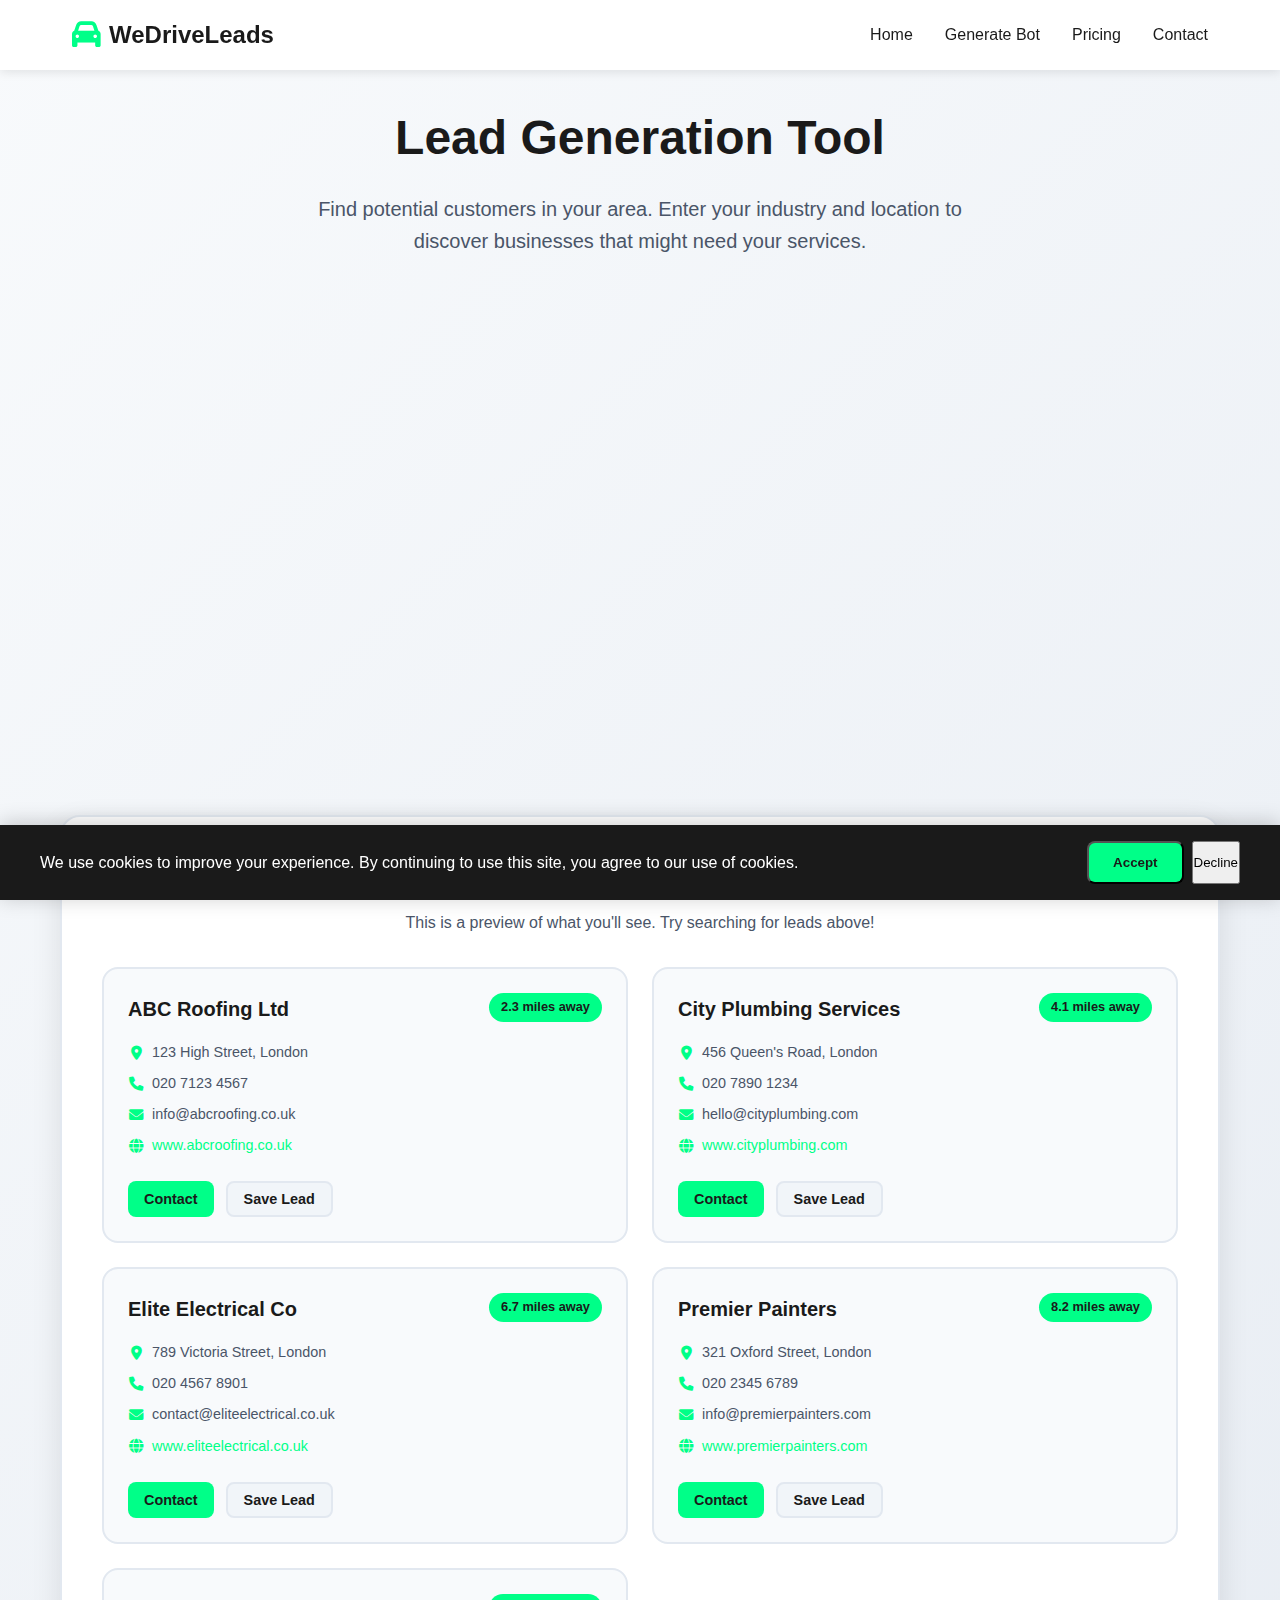
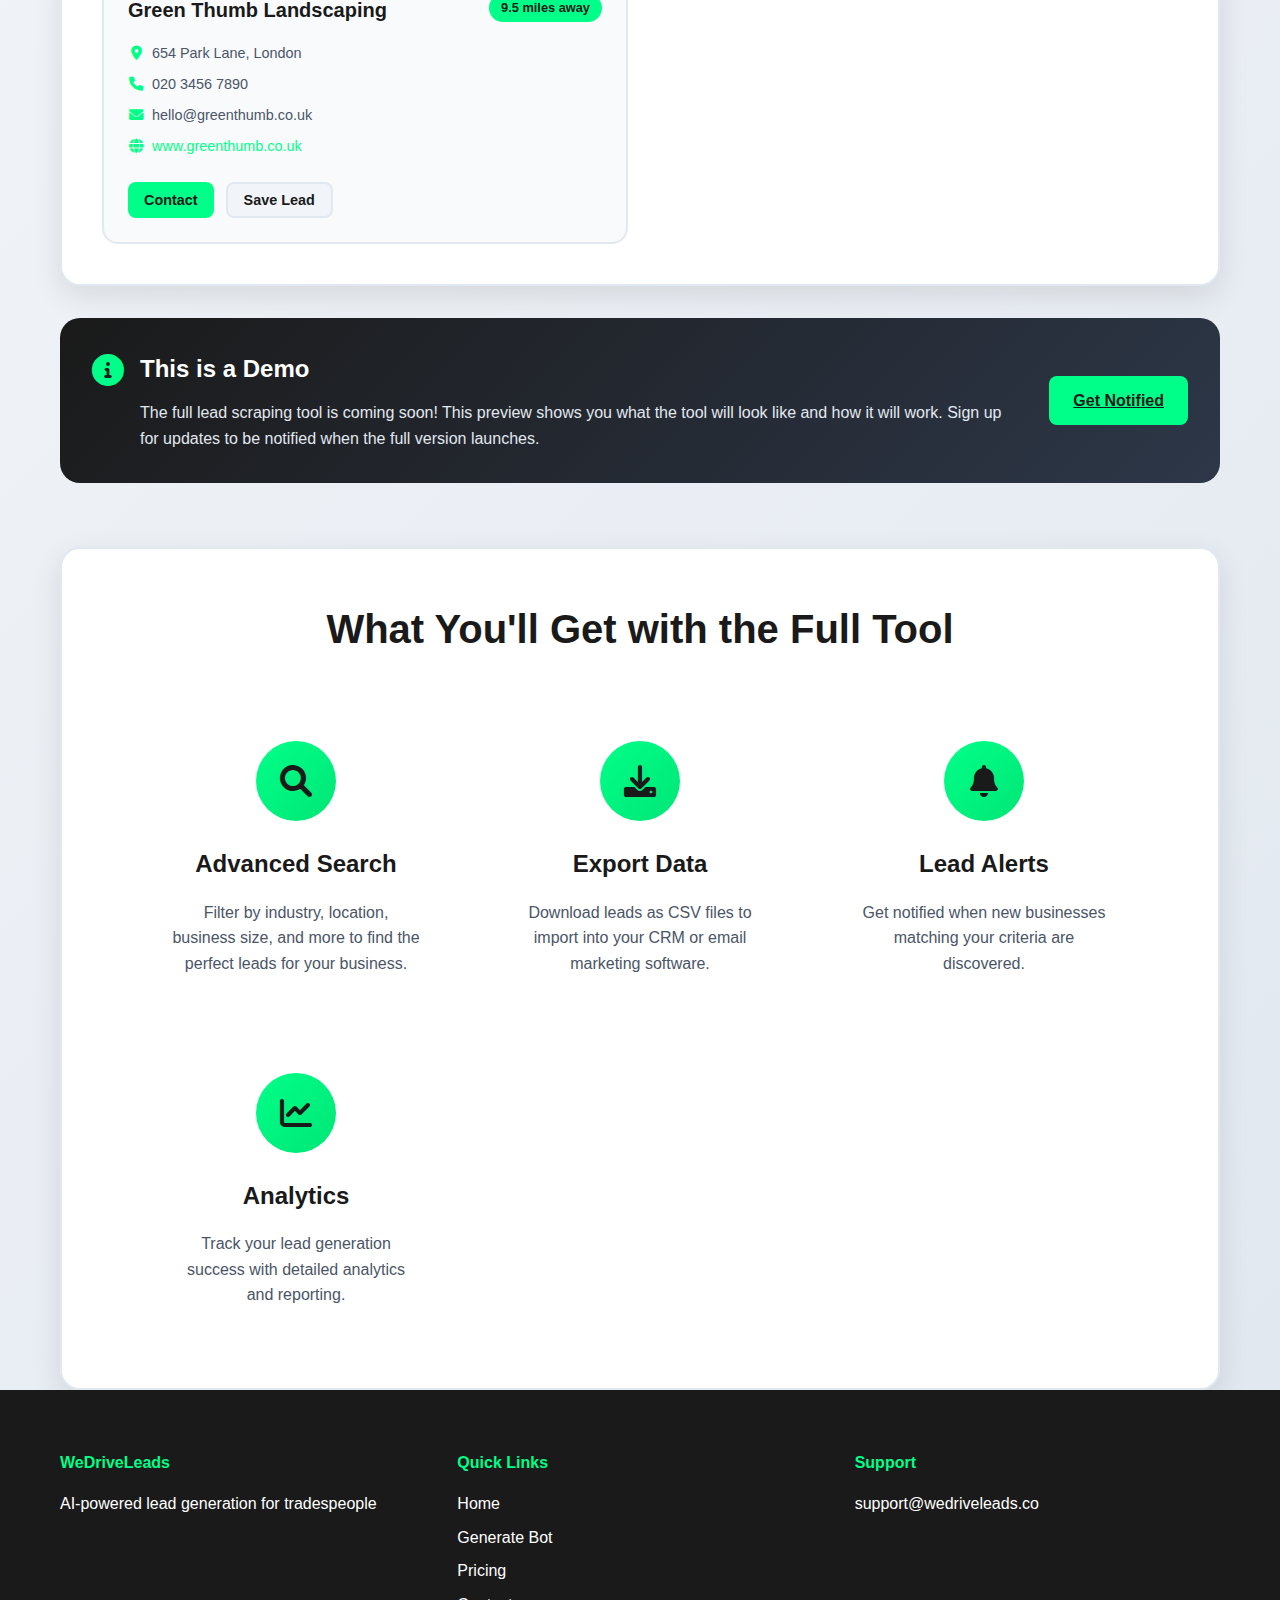
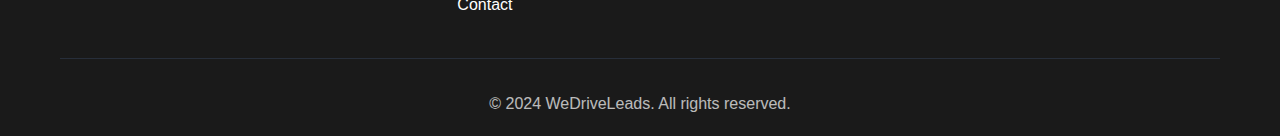
<file: leads-tool.html>
<!DOCTYPE html>
<html lang="en">
<head>
    <meta charset="UTF-8">
    <meta name="viewport" content="width=device-width, initial-scale=1.0">
    <title>Lead Generation Tool - WeDriveLeads</title>
    <link rel="stylesheet" href="styles/main.css">
    <link rel="stylesheet" href="styles/leads-tool.css">
    <link href="https://cdnjs.cloudflare.com/ajax/libs/font-awesome/6.0.0/css/all.min.css" rel="stylesheet">
</head>
<body>
    <!-- Navigation -->
    <nav class="navbar">
        <div class="nav-container">
            <div class="nav-logo">
                <i class="fas fa-car"></i>
                <span>WeDriveLeads</span>
            </div>
            <div class="nav-links">
                <a href="index.html">Home</a>
                <a href="generate-bot-v2.html">Generate Bot</a>
                <a href="pricing.html">Pricing</a>
                <a href="contact.html">Contact</a>
            </div>
            <div class="nav-toggle">
                <span></span>
                <span></span>
                <span></span>
            </div>
        </div>
    </nav>

    <!-- Main Content -->
    <main class="main-content">
        <div class="container">
            <div class="tool-header">
                <h1>Lead Generation Tool</h1>
                <p>Find potential customers in your area. Enter your industry and location to discover businesses that might need your services.</p>
            </div>

            <div class="tool-container">
                <!-- Search Form -->
                <div class="search-section">
                    <div class="search-header">
                        <h2><i class="fas fa-search"></i> Find Leads</h2>
                        <p>Discover businesses that could become your customers</p>
                    </div>
                    
                    <form id="leadsForm" class="leads-form">
                        <div class="form-row">
                            <div class="form-group">
                                <label for="industry">Industry *</label>
                                <select id="industry" name="industry" required>
                                    <option value="">Select your industry</option>
                                    <option value="roofing">Roofing</option>
                                    <option value="plumbing">Plumbing</option>
                                    <option value="electrical">Electrical</option>
                                    <option value="carpentry">Carpentry</option>
                                    <option value="painting">Painting</option>
                                    <option value="landscaping">Landscaping</option>
                                    <option value="construction">Construction</option>
                                    <option value="renovation">Renovation</option>
                                    <option value="maintenance">Maintenance</option>
                                    <option value="other">Other</option>
                                </select>
                            </div>
                            
                            <div class="form-group">
                                <label for="location">Location *</label>
                                <input type="text" id="location" name="location" required placeholder="e.g., London, Manchester, Birmingham">
                            </div>
                        </div>

                        <div class="form-row">
                            <div class="form-group">
                                <label for="radius">Search Radius</label>
                                <select id="radius" name="radius">
                                    <option value="5">5 miles</option>
                                    <option value="10" selected>10 miles</option>
                                    <option value="25">25 miles</option>
                                    <option value="50">50 miles</option>
                                </select>
                            </div>
                            
                            <div class="form-group">
                                <label for="businessSize">Business Size</label>
                                <select id="businessSize" name="businessSize">
                                    <option value="">Any size</option>
                                    <option value="small">Small (1-10 employees)</option>
                                    <option value="medium">Medium (11-50 employees)</option>
                                    <option value="large">Large (50+ employees)</option>
                                </select>
                            </div>
                        </div>

                        <button type="submit" class="btn-search">
                            <i class="fas fa-search"></i>
                            Find Leads
                        </button>
                    </form>
                </div>

                <!-- Results Section -->
                <div class="results-section" id="resultsSection" style="display: none;">
                    <div class="results-header">
                        <h2><i class="fas fa-list"></i> Search Results</h2>
                        <p>Here are the businesses we found in your area</p>
                    </div>
                    
                    <div class="results-info">
                        <div class="results-count">
                            <span id="resultsCount">0</span> leads found
                        </div>
                        <div class="results-actions">
                            <button id="exportBtn" class="btn-secondary">
                                <i class="fas fa-download"></i>
                                Export CSV
                            </button>
                            <button id="refreshBtn" class="btn-secondary">
                                <i class="fas fa-refresh"></i>
                                Refresh
                            </button>
                        </div>
                    </div>
                    
                    <div class="leads-grid" id="leadsGrid">
                        <!-- Leads will be populated here -->
                    </div>
                </div>

                <!-- Demo Results (shown by default) -->
                <div class="demo-results" id="demoResults">
                    <div class="demo-header">
                        <h2><i class="fas fa-eye"></i> Demo Results</h2>
                        <p>This is a preview of what you'll see. Try searching for leads above!</p>
                    </div>
                    
                    <div class="leads-grid">
                        <div class="lead-card">
                            <div class="lead-header">
                                <h3>ABC Roofing Ltd</h3>
                                <span class="lead-distance">2.3 miles away</span>
                            </div>
                            <div class="lead-details">
                                <p><i class="fas fa-map-marker-alt"></i> 123 High Street, London</p>
                                <p><i class="fas fa-phone"></i> 020 7123 4567</p>
                                <p><i class="fas fa-envelope"></i> info@abcroofing.co.uk</p>
                                <p><i class="fas fa-globe"></i> <a href="#" target="_blank">www.abcroofing.co.uk</a></p>
                            </div>
                            <div class="lead-actions">
                                <button class="btn-primary btn-small">Contact</button>
                                <button class="btn-secondary btn-small">Save Lead</button>
                            </div>
                        </div>
                        
                        <div class="lead-card">
                            <div class="lead-header">
                                <h3>City Plumbing Services</h3>
                                <span class="lead-distance">4.1 miles away</span>
                            </div>
                            <div class="lead-details">
                                <p><i class="fas fa-map-marker-alt"></i> 456 Queen's Road, London</p>
                                <p><i class="fas fa-phone"></i> 020 7890 1234</p>
                                <p><i class="fas fa-envelope"></i> hello@cityplumbing.com</p>
                                <p><i class="fas fa-globe"></i> <a href="#" target="_blank">www.cityplumbing.com</a></p>
                            </div>
                            <div class="lead-actions">
                                <button class="btn-primary btn-small">Contact</button>
                                <button class="btn-secondary btn-small">Save Lead</button>
                            </div>
                        </div>
                        
                        <div class="lead-card">
                            <div class="lead-header">
                                <h3>Elite Electrical Co</h3>
                                <span class="lead-distance">6.7 miles away</span>
                            </div>
                            <div class="lead-details">
                                <p><i class="fas fa-map-marker-alt"></i> 789 Victoria Street, London</p>
                                <p><i class="fas fa-phone"></i> 020 4567 8901</p>
                                <p><i class="fas fa-envelope"></i> contact@eliteelectrical.co.uk</p>
                                <p><i class="fas fa-globe"></i> <a href="#" target="_blank">www.eliteelectrical.co.uk</a></p>
                            </div>
                            <div class="lead-actions">
                                <button class="btn-primary btn-small">Contact</button>
                                <button class="btn-secondary btn-small">Save Lead</button>
                            </div>
                        </div>
                        
                        <div class="lead-card">
                            <div class="lead-header">
                                <h3>Premier Painters</h3>
                                <span class="lead-distance">8.2 miles away</span>
                            </div>
                            <div class="lead-details">
                                <p><i class="fas fa-map-marker-alt"></i> 321 Oxford Street, London</p>
                                <p><i class="fas fa-phone"></i> 020 2345 6789</p>
                                <p><i class="fas fa-envelope"></i> info@premierpainters.com</p>
                                <p><i class="fas fa-globe"></i> <a href="#" target="_blank">www.premierpainters.com</a></p>
                            </div>
                            <div class="lead-actions">
                                <button class="btn-primary btn-small">Contact</button>
                                <button class="btn-secondary btn-small">Save Lead</button>
                            </div>
                        </div>
                        
                        <div class="lead-card">
                            <div class="lead-header">
                                <h3>Green Thumb Landscaping</h3>
                                <span class="lead-distance">9.5 miles away</span>
                            </div>
                            <div class="lead-details">
                                <p><i class="fas fa-map-marker-alt"></i> 654 Park Lane, London</p>
                                <p><i class="fas fa-phone"></i> 020 3456 7890</p>
                                <p><i class="fas fa-envelope"></i> hello@greenthumb.co.uk</p>
                                <p><i class="fas fa-globe"></i> <a href="#" target="_blank">www.greenthumb.co.uk</a></p>
                            </div>
                            <div class="lead-actions">
                                <button class="btn-primary btn-small">Contact</button>
                                <button class="btn-secondary btn-small">Save Lead</button>
                            </div>
                        </div>
                    </div>
                </div>

                <!-- Demo Note -->
                <div class="demo-note">
                    <div class="note-content">
                        <i class="fas fa-info-circle"></i>
                        <div>
                            <h3>This is a Demo</h3>
                            <p>The full lead scraping tool is coming soon! This preview shows you what the tool will look like and how it will work. Sign up for updates to be notified when the full version launches.</p>
                        </div>
                    </div>
                    <a href="contact.html" class="btn-primary">Get Notified</a>
                </div>
            </div>

            <!-- Features Section -->
            <div class="features-section">
                <h2>What You'll Get with the Full Tool</h2>
                <div class="features-grid">
                    <div class="feature-card">
                        <div class="feature-icon">
                            <i class="fas fa-search"></i>
                        </div>
                        <h3>Advanced Search</h3>
                        <p>Filter by industry, location, business size, and more to find the perfect leads for your business.</p>
                    </div>
                    
                    <div class="feature-card">
                        <div class="feature-icon">
                            <i class="fas fa-download"></i>
                        </div>
                        <h3>Export Data</h3>
                        <p>Download leads as CSV files to import into your CRM or email marketing software.</p>
                    </div>
                    
                    <div class="feature-card">
                        <div class="feature-icon">
                            <i class="fas fa-bell"></i>
                        </div>
                        <h3>Lead Alerts</h3>
                        <p>Get notified when new businesses matching your criteria are discovered.</p>
                    </div>
                    
                    <div class="feature-card">
                        <div class="feature-icon">
                            <i class="fas fa-chart-line"></i>
                        </div>
                        <h3>Analytics</h3>
                        <p>Track your lead generation success with detailed analytics and reporting.</p>
                    </div>
                </div>
            </div>
        </div>
    </main>

    <!-- Footer -->
    <footer class="footer">
        <div class="container">
            <div class="footer-content">
                <div class="footer-section">
                    <h4>WeDriveLeads</h4>
                    <p>AI-powered lead generation for tradespeople</p>
                </div>
                <div class="footer-section">
                    <h4>Quick Links</h4>
                    <a href="index.html">Home</a>
                    <a href="generate-bot-v2.html">Generate Bot</a>
                    <a href="pricing.html">Pricing</a>
                    <a href="contact.html">Contact</a>
                </div>
                <div class="footer-section">
                    <h4>Support</h4>
                    <a href="mailto:support@wedriveleads.co">support@wedriveleads.co</a>
                </div>
            </div>
            <div class="footer-bottom">
                <p>&copy; 2024 WeDriveLeads. All rights reserved.</p>
            </div>
        </div>
    </footer>

    <script src="js/main.js"></script>
    <script src="js/leads-tool.js"></script>
</body>
</html>
</file>
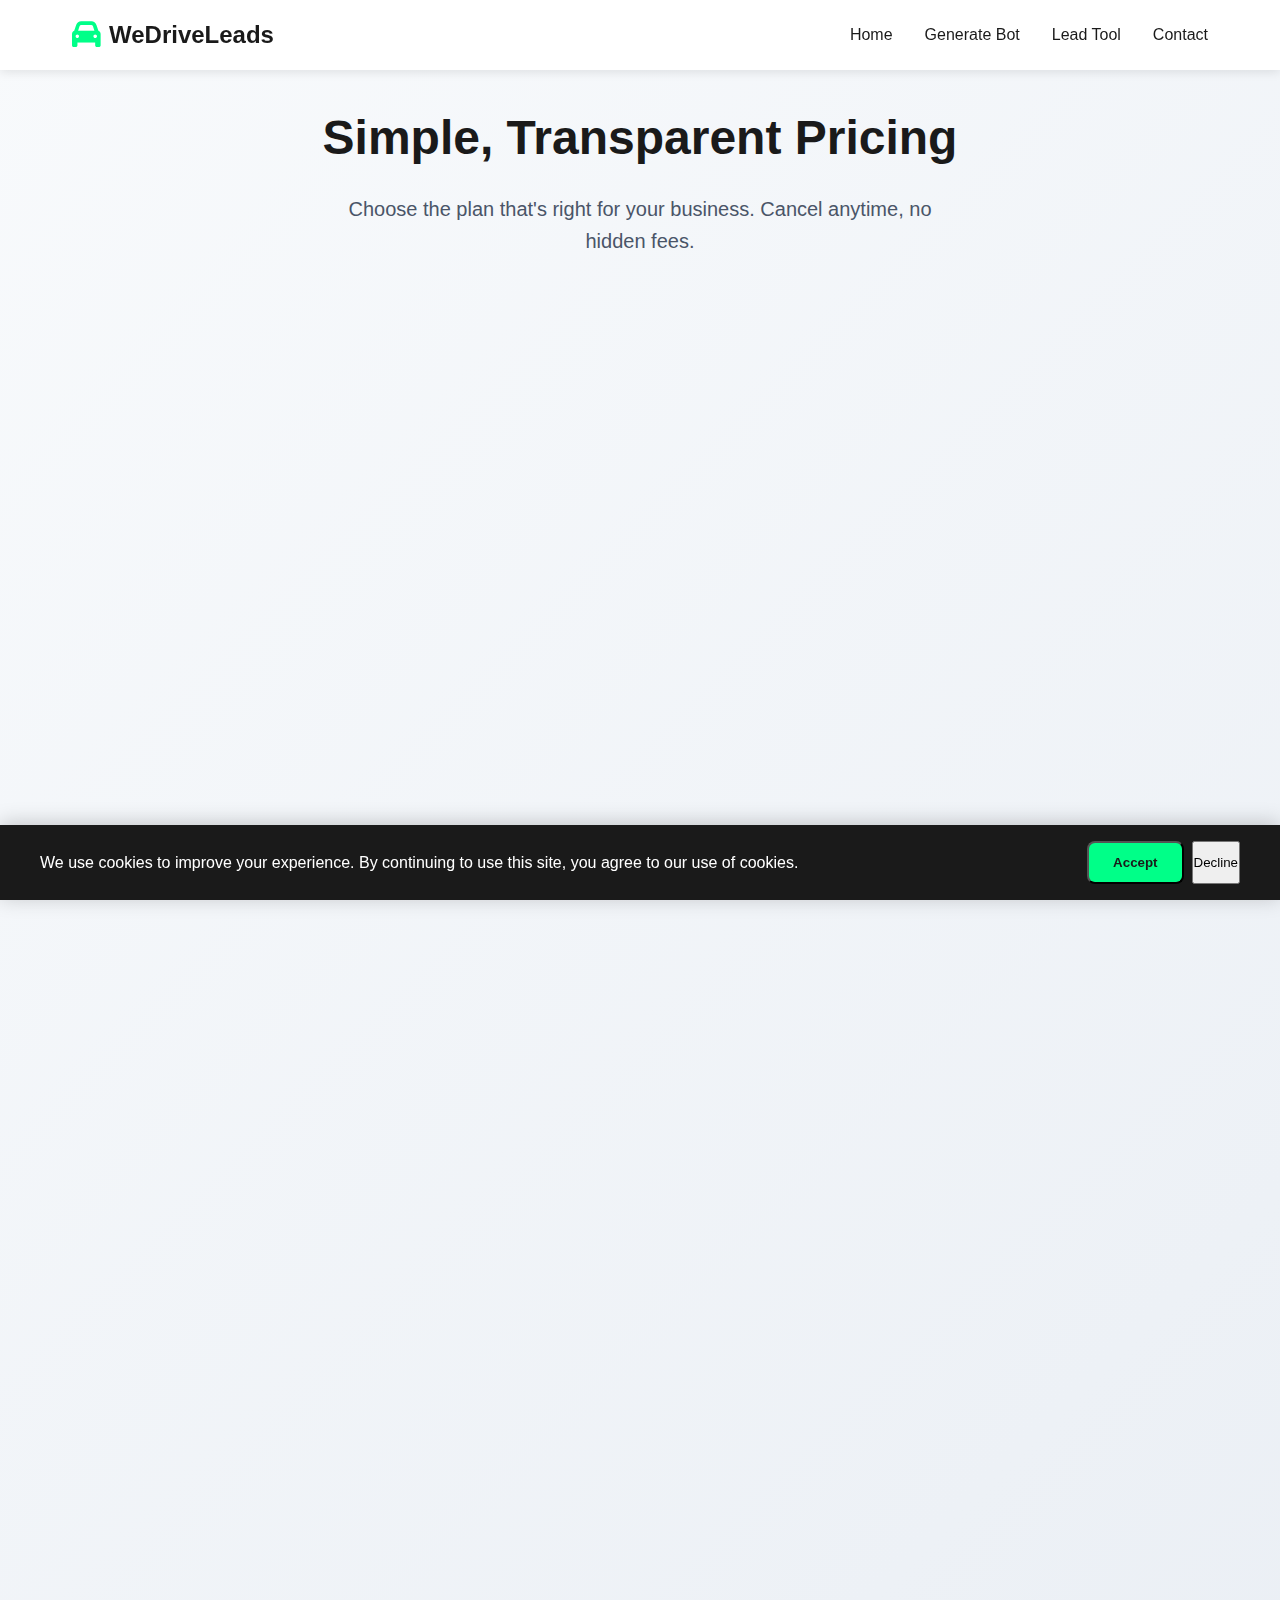
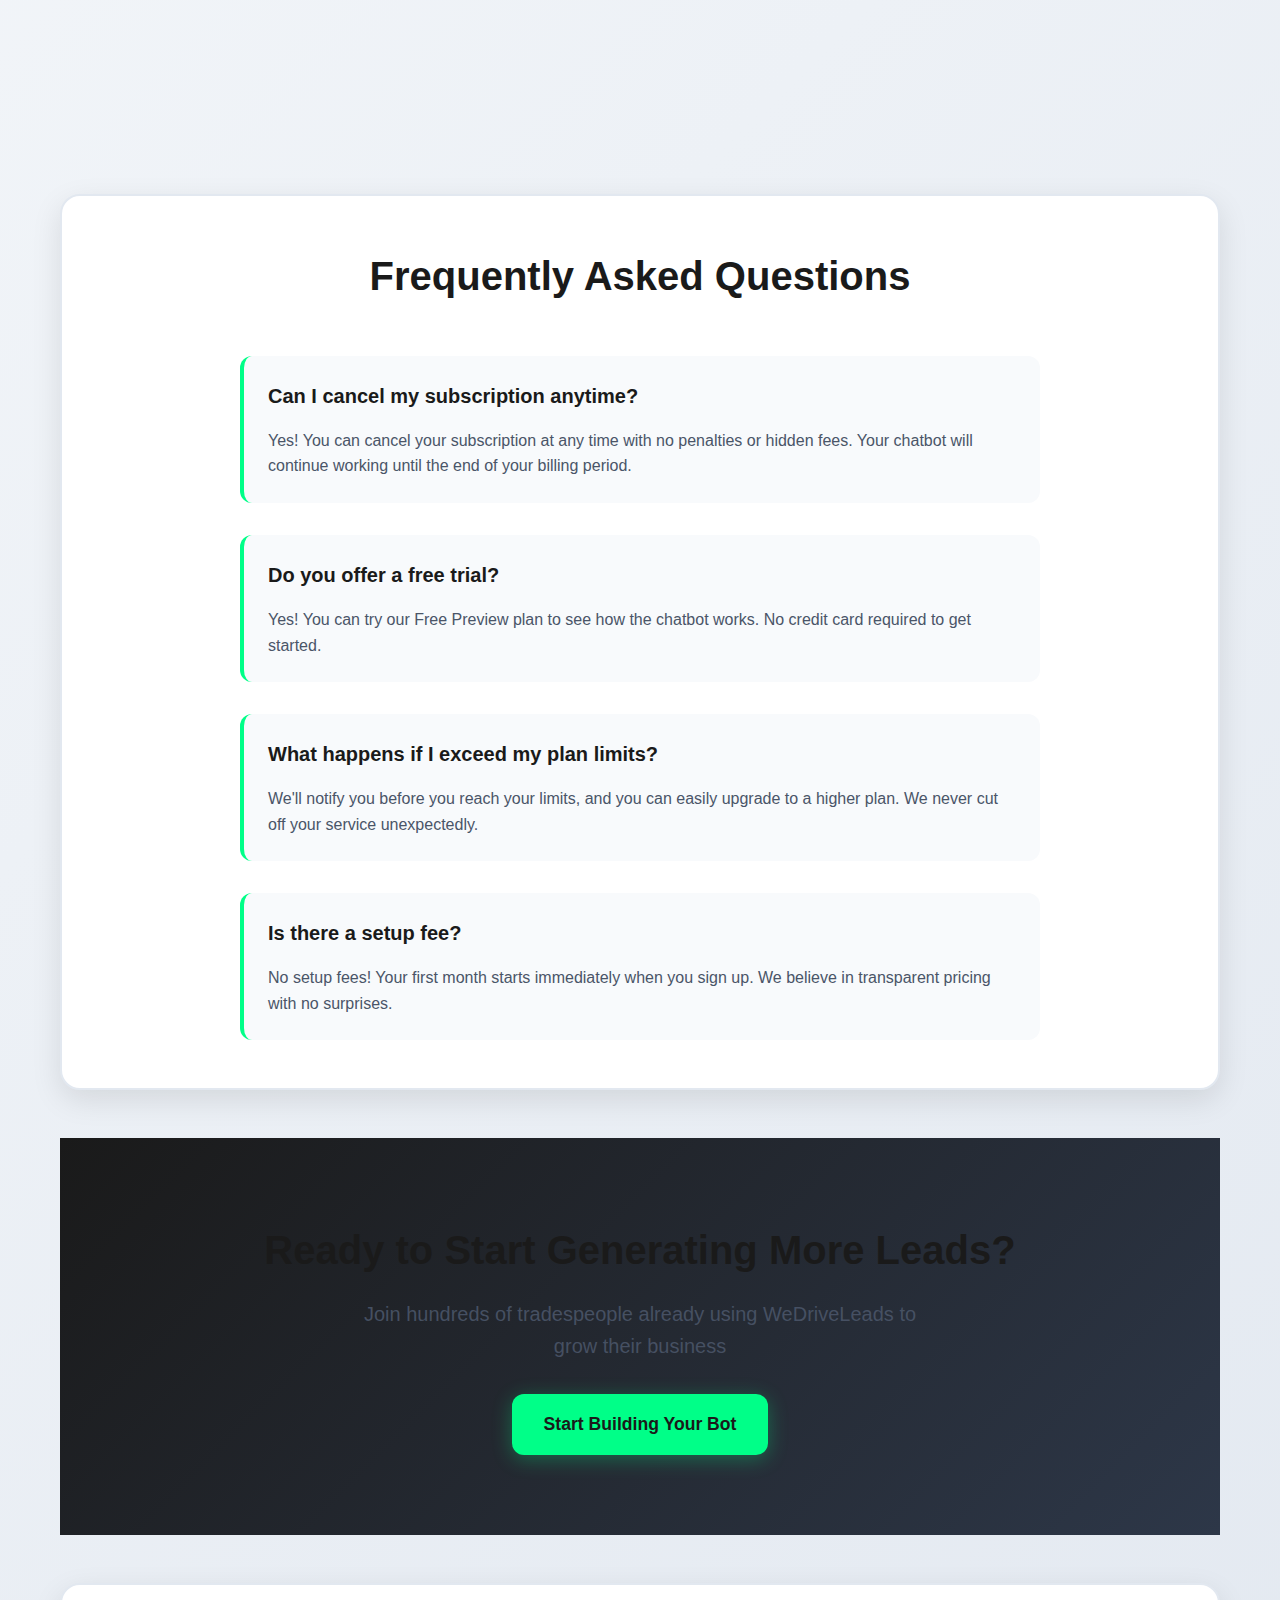
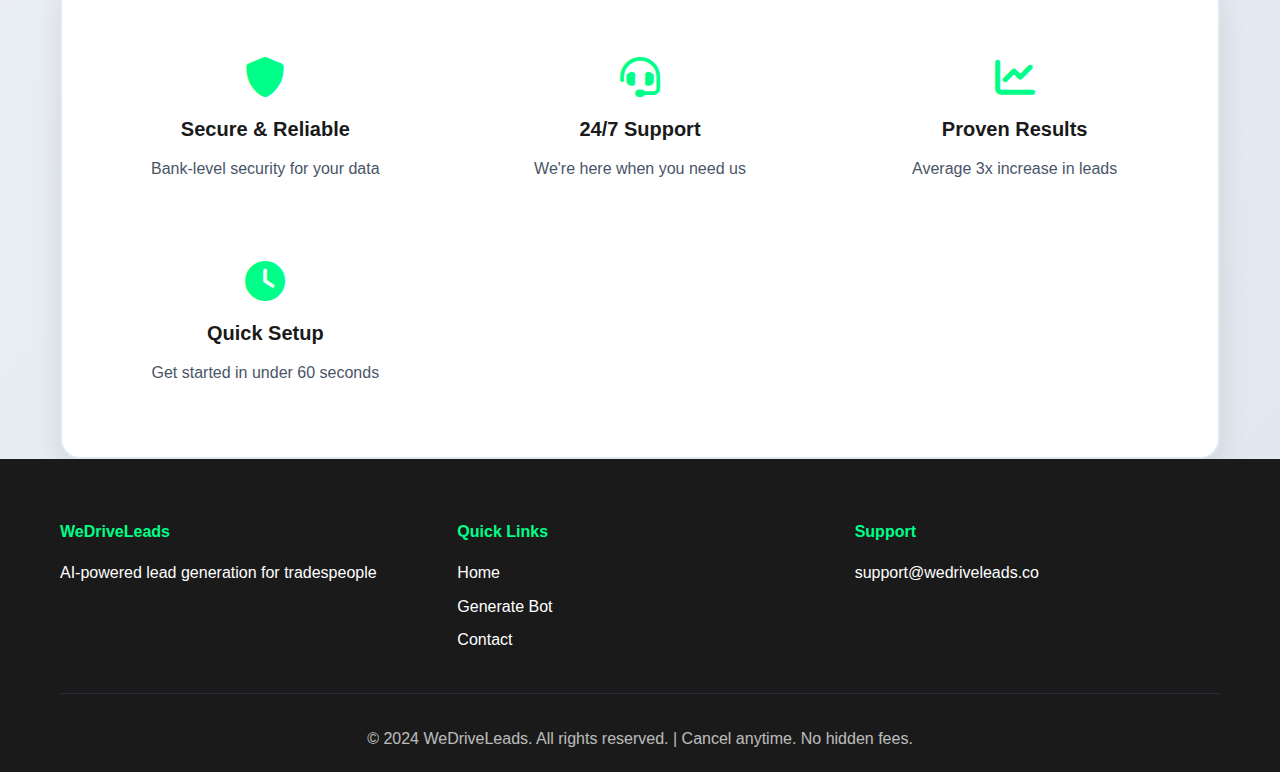
<file: pricing.html>
<!DOCTYPE html>
<html lang="en">
<head>
    <meta charset="UTF-8">
    <meta name="viewport" content="width=device-width, initial-scale=1.0">
    <title>Pricing - WeDriveLeads</title>
    <link rel="stylesheet" href="styles/main.css">
    <link rel="stylesheet" href="styles/pricing.css">
    <link href="https://cdnjs.cloudflare.com/ajax/libs/font-awesome/6.0.0/css/all.min.css" rel="stylesheet">
</head>
<body>
    <!-- Navigation -->
    <nav class="navbar">
        <div class="nav-container">
            <div class="nav-logo">
                <i class="fas fa-car"></i>
                <span>WeDriveLeads</span>
            </div>
            <div class="nav-links">
                <a href="index.html">Home</a>
                <a href="generate-bot-v2.html">Generate Bot</a>
                <a href="leads-tool.html">Lead Tool</a>
                <a href="contact.html">Contact</a>
            </div>
            <div class="nav-toggle">
                <span></span>
                <span></span>
                <span></span>
            </div>
        </div>
    </nav>

    <!-- Main Content -->
    <main class="main-content">
        <div class="container">
            <div class="pricing-header">
                <h1>Simple, Transparent Pricing</h1>
                <p>Choose the plan that's right for your business. Cancel anytime, no hidden fees.</p>
            </div>

            <div class="pricing-grid">
                <!-- Free Preview Plan -->
                <div class="pricing-card">
                    <div class="plan-header">
                        <h3>Free Preview</h3>
                        <div class="price">
                            <span class="currency">£</span>
                            <span class="amount">0</span>
                            <span class="period">/month</span>
                        </div>
                        <p class="plan-description">Perfect for testing our chatbot</p>
                    </div>
                    
                    <div class="plan-features">
                        <ul>
                            <li><i class="fas fa-check"></i> View chatbot preview</li>
                            <li><i class="fas fa-check"></i> Basic customization</li>
                            <li><i class="fas fa-check"></i> 5 test conversations</li>
                            <li><i class="fas fa-check"></i> Email support</li>
                        </ul>
                    </div>
                    
                    <div class="plan-actions">
                        <a href="generate-bot-v2.html" class="btn-plan">Get Started Free</a>
                    </div>
                </div>

                <!-- Starter Plan -->
                <div class="pricing-card featured">
                    <div class="featured-badge">Most Popular</div>
                    <div class="plan-header">
                        <h3>Starter</h3>
                        <div class="price">
                            <span class="currency">£</span>
                            <span class="amount">20</span>
                            <span class="period">/month</span>
                        </div>
                        <p class="plan-description">Everything you need to start generating leads</p>
                    </div>
                    
                    <div class="plan-features">
                        <ul>
                            <li><i class="fas fa-check"></i> Full chatbot customization</li>
                            <li><i class="fas fa-check"></i> Embed on your website</li>
                            <li><i class="fas fa-check"></i> Unlimited conversations</li>
                            <li><i class="fas fa-check"></i> Lead capture & storage</li>
                            <li><i class="fas fa-check"></i> Basic analytics</li>
                            <li><i class="fas fa-check"></i> Priority email support</li>
                        </ul>
                    </div>
                    
                    <div class="plan-actions">
                        <a href="generate-bot-v2.html" class="btn-plan btn-featured">Get Started</a>
                    </div>
                </div>

                <!-- Pro Plan -->
                <div class="pricing-card">
                    <div class="plan-header">
                        <h3>Pro</h3>
                        <div class="price">
                            <span class="currency">£</span>
                            <span class="amount">39</span>
                            <span class="period">/month</span>
                        </div>
                        <p class="plan-description">Advanced features for growing businesses</p>
                    </div>
                    
                    <div class="plan-features">
                        <ul>
                            <li><i class="fas fa-check"></i> Everything in Starter</li>
                            <li><i class="fas fa-check"></i> Lead scraping tool</li>
                            <li><i class="fas fa-check"></i> AI email writer</li>
                            <li><i class="fas fa-check"></i> Advanced analytics</li>
                            <li><i class="fas fa-check"></i> Multiple chatbots</li>
                            <li><i class="fas fa-check"></i> Phone support</li>
                            <li><i class="fas fa-check"></i> Custom integrations</li>
                        </ul>
                    </div>
                    
                    <div class="plan-actions">
                        <a href="generate-bot-v2.html" class="btn-plan">Get Started</a>
                    </div>
                </div>
            </div>

            <!-- FAQ Section -->
            <div class="faq-section">
                <h2>Frequently Asked Questions</h2>
                <div class="faq-grid">
                    <div class="faq-item">
                        <h3>Can I cancel my subscription anytime?</h3>
                        <p>Yes! You can cancel your subscription at any time with no penalties or hidden fees. Your chatbot will continue working until the end of your billing period.</p>
                    </div>
                    
                    <div class="faq-item">
                        <h3>Do you offer a free trial?</h3>
                        <p>Yes! You can try our Free Preview plan to see how the chatbot works. No credit card required to get started.</p>
                    </div>
                    
                    <div class="faq-item">
                        <h3>What happens if I exceed my plan limits?</h3>
                        <p>We'll notify you before you reach your limits, and you can easily upgrade to a higher plan. We never cut off your service unexpectedly.</p>
                    </div>
                    
                    <div class="faq-item">
                        <h3>Is there a setup fee?</h3>
                        <p>No setup fees! Your first month starts immediately when you sign up. We believe in transparent pricing with no surprises.</p>
                    </div>
                </div>
            </div>

            <!-- CTA Section -->
            <div class="cta-section">
                <h2>Ready to Start Generating More Leads?</h2>
                <p>Join hundreds of tradespeople already using WeDriveLeads to grow their business</p>
                <a href="generate-bot-v2.html" class="btn-hero">Start Building Your Bot</a>
            </div>

            <!-- Trust Indicators -->
            <div class="trust-section">
                <div class="trust-grid">
                    <div class="trust-item">
                        <i class="fas fa-shield-alt"></i>
                        <h4>Secure & Reliable</h4>
                        <p>Bank-level security for your data</p>
                    </div>
                    
                    <div class="trust-item">
                        <i class="fas fa-headset"></i>
                        <h4>24/7 Support</h4>
                        <p>We're here when you need us</p>
                    </div>
                    
                    <div class="trust-item">
                        <i class="fas fa-chart-line"></i>
                        <h4>Proven Results</h4>
                        <p>Average 3x increase in leads</p>
                    </div>
                    
                    <div class="trust-item">
                        <i class="fas fa-clock"></i>
                        <h4>Quick Setup</h4>
                        <p>Get started in under 60 seconds</p>
                    </div>
                </div>
            </div>
        </div>
    </main>

    <!-- Footer -->
    <footer class="footer">
        <div class="container">
            <div class="footer-content">
                <div class="footer-section">
                    <h4>WeDriveLeads</h4>
                    <p>AI-powered lead generation for tradespeople</p>
                </div>
                <div class="footer-section">
                    <h4>Quick Links</h4>
                    <a href="index.html">Home</a>
                    <a href="generate-bot-v2.html">Generate Bot</a>
                    <a href="contact.html">Contact</a>
                </div>
                <div class="footer-section">
                    <h4>Support</h4>
                    <a href="mailto:support@wedriveleads.co">support@wedriveleads.co</a>
                </div>
            </div>
            <div class="footer-bottom">
                <p>&copy; 2024 WeDriveLeads. All rights reserved. | Cancel anytime. No hidden fees.</p>
            </div>
        </div>
    </footer>

    <script src="js/main.js"></script>
</body>
</html>
</file>
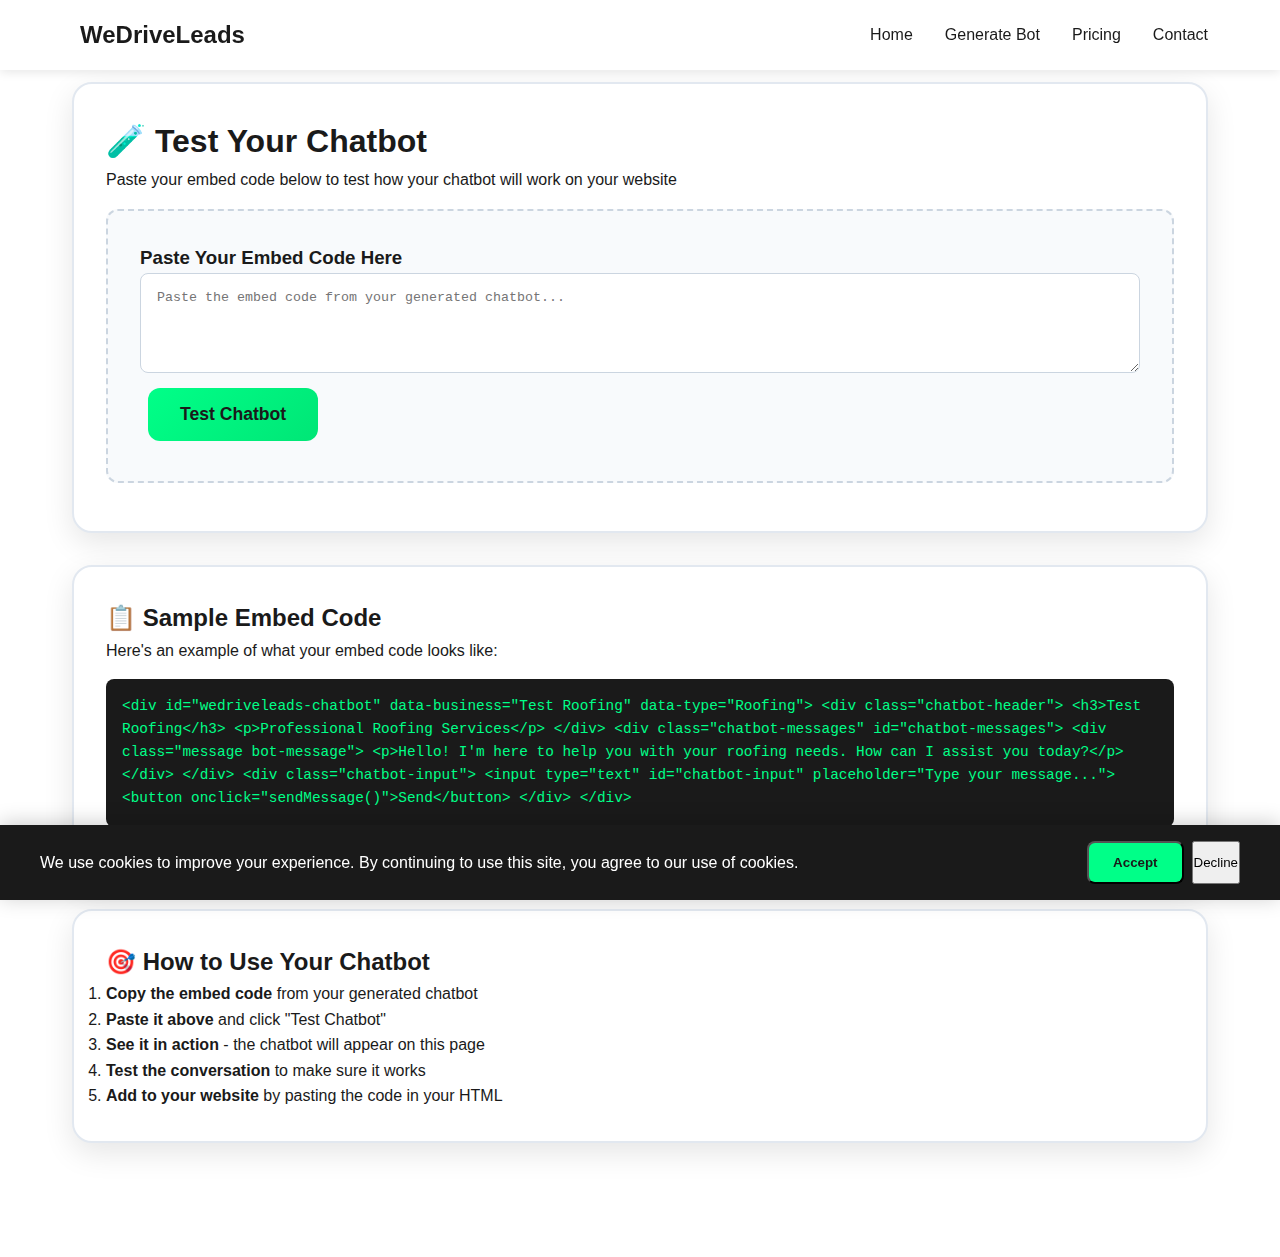
<file: test-chatbot.html>
<!DOCTYPE html>
<html lang="en">
<head>
    <meta charset="UTF-8">
    <meta name="viewport" content="width=device-width, initial-scale=1.0">
    <title>Test Your Chatbot - WeDriveLeads</title>
    <link rel="stylesheet" href="styles/main.css">
    <style>
        .test-container {
            max-width: 1200px;
            margin: 50px auto;
            padding: 2rem;
        }
        
        .test-section {
            background: #ffffff;
            border-radius: 20px;
            padding: 2rem;
            margin-bottom: 2rem;
            box-shadow: 0 10px 30px rgba(0, 0, 0, 0.1);
            border: 2px solid #e2e8f0;
        }
        
        .embed-area {
            background: #f8fafc;
            border: 2px dashed #cbd5e0;
            border-radius: 12px;
            padding: 2rem;
            margin: 1rem 0;
            min-height: 200px;
        }
        
        .embed-code {
            background: #1a1a1a;
            color: #00ff88;
            padding: 1rem;
            border-radius: 8px;
            font-family: 'Monaco', 'Menlo', monospace;
            font-size: 0.9rem;
            overflow-x: auto;
            margin: 1rem 0;
        }
        
        .test-button {
            background: linear-gradient(135deg, #00ff88 0%, #00e676 100%);
            color: #1a1a1a;
            border: none;
            padding: 1rem 2rem;
            border-radius: 12px;
            font-size: 1.1rem;
            font-weight: 700;
            cursor: pointer;
            transition: all 0.3s ease;
            margin: 0.5rem;
        }
        
        .test-button:hover {
            transform: translateY(-2px);
            box-shadow: 0 8px 25px rgba(0, 255, 136, 0.3);
        }
        
        .demo-chatbot {
            position: fixed;
            bottom: 20px;
            right: 20px;
            width: 350px;
            height: 500px;
            background: #ffffff;
            border-radius: 16px;
            box-shadow: 0 10px 30px rgba(0, 0, 0, 0.2);
            border: 2px solid #e2e8f0;
            display: none;
            z-index: 1000;
        }
        
        .chatbot-header {
            background: linear-gradient(135deg, #00ff88 0%, #00e676 100%);
            color: #1a1a1a;
            padding: 1rem;
            border-radius: 14px 14px 0 0;
            display: flex;
            align-items: center;
            justify-content: space-between;
            font-weight: 700;
        }
        
        .chatbot-messages {
            padding: 1rem;
            height: 350px;
            overflow-y: auto;
            background: #f8fafc;
        }
        
        .message {
            margin-bottom: 1rem;
            padding: 0.75rem 1rem;
            border-radius: 12px;
            max-width: 80%;
            font-size: 0.9rem;
        }
        
        .message.bot {
            background: #e2e8f0;
            color: #1a1a1a;
            margin-right: auto;
        }
        
        .message.user {
            background: #00ff88;
            color: #1a1a1a;
            margin-left: auto;
        }
        
        .chatbot-input {
            padding: 1rem;
            border-top: 1px solid #e2e8f0;
            display: flex;
            gap: 0.5rem;
        }
        
        .chatbot-input input {
            flex: 1;
            padding: 0.75rem;
            border: 2px solid #e2e8f0;
            border-radius: 8px;
            font-size: 0.9rem;
        }
        
        .chatbot-input button {
            background: #00ff88;
            color: #1a1a1a;
            border: none;
            padding: 0.75rem 1rem;
            border-radius: 8px;
            font-weight: 600;
            cursor: pointer;
        }
        
        .close-chatbot {
            background: none;
            border: none;
            color: #1a1a1a;
            font-size: 1.2rem;
            cursor: pointer;
            padding: 0;
        }
        
        .demo-toggle {
            position: fixed;
            bottom: 20px;
            right: 20px;
            background: linear-gradient(135deg, #00ff88 0%, #00e676 100%);
            color: #1a1a1a;
            border: none;
            padding: 1rem;
            border-radius: 50%;
            font-size: 1.5rem;
            cursor: pointer;
            box-shadow: 0 4px 15px rgba(0, 0, 0, 0.2);
            z-index: 999;
        }
    </style>
</head>
<body>
    <!-- Navigation -->
    <nav class="navbar">
        <div class="nav-container">
            <div class="nav-logo">
                <i class="fas fa-car"></i>
                <span>WeDriveLeads</span>
            </div>
            <div class="nav-links">
                <a href="index.html">Home</a>
                <a href="generate-bot.html">Generate Bot</a>
                <a href="pricing.html">Pricing</a>
                <a href="contact.html">Contact</a>
            </div>
        </div>
    </nav>

    <div class="test-container">
        <div class="test-section">
            <h1>🧪 Test Your Chatbot</h1>
            <p>Paste your embed code below to test how your chatbot will work on your website</p>
            
            <div class="embed-area" id="embedArea">
                <h3>Paste Your Embed Code Here</h3>
                <textarea id="embedCodeInput" placeholder="Paste the embed code from your generated chatbot..." style="width: 100%; height: 100px; padding: 1rem; border: 1px solid #cbd5e0; border-radius: 8px; font-family: monospace;"></textarea>
                <button class="test-button" onclick="testEmbedCode()">Test Chatbot</button>
            </div>
        </div>

        <div class="test-section">
            <h2>📋 Sample Embed Code</h2>
            <p>Here's an example of what your embed code looks like:</p>
            <div class="embed-code">
&lt;div id="wedriveleads-chatbot" data-business="Test Roofing" data-type="Roofing"&gt;
  &lt;div class="chatbot-header"&gt;
    &lt;h3&gt;Test Roofing&lt;/h3&gt;
    &lt;p&gt;Professional Roofing Services&lt;/p&gt;
  &lt;/div&gt;
  &lt;div class="chatbot-messages" id="chatbot-messages"&gt;
    &lt;div class="message bot-message"&gt;
      &lt;p&gt;Hello! I'm here to help you with your roofing needs. How can I assist you today?&lt;/p&gt;
    &lt;/div&gt;
  &lt;/div&gt;
  &lt;div class="chatbot-input"&gt;
    &lt;input type="text" id="chatbot-input" placeholder="Type your message..."&gt;
    &lt;button onclick="sendMessage()"&gt;Send&lt;/button&gt;
  &lt;/div&gt;
&lt;/div&gt;
            </div>
        </div>

        <div class="test-section">
            <h2>🎯 How to Use Your Chatbot</h2>
            <ol>
                <li><strong>Copy the embed code</strong> from your generated chatbot</li>
                <li><strong>Paste it above</strong> and click "Test Chatbot"</li>
                <li><strong>See it in action</strong> - the chatbot will appear on this page</li>
                <li><strong>Test the conversation</strong> to make sure it works</li>
                <li><strong>Add to your website</strong> by pasting the code in your HTML</li>
            </ol>
        </div>
    </div>

    <!-- Demo Chatbot -->
    <div class="demo-chatbot" id="demoChatbot">
        <div class="chatbot-header">
            <span id="chatbotTitle">Test Chatbot</span>
            <button class="close-chatbot" onclick="closeChatbot()">×</button>
        </div>
        <div class="chatbot-messages" id="chatbotMessages">
            <div class="message bot">
                <p>Hello! I'm here to help you. How can I assist you today?</p>
            </div>
        </div>
        <div class="chatbot-input">
            <input type="text" id="chatbotInput" placeholder="Type your message..." onkeypress="handleKeyPress(event)">
            <button onclick="sendDemoMessage()">Send</button>
        </div>
    </div>

    <!-- Demo Toggle Button -->
    <button class="demo-toggle" id="demoToggle" onclick="toggleChatbot()" style="display: none;">
        <i class="fas fa-comments"></i>
    </button>

    <script src="js/main.js"></script>
    <script>
        function testEmbedCode() {
            const embedCode = document.getElementById('embedCodeInput').value;
            if (!embedCode.trim()) {
                alert('Please paste your embed code first!');
                return;
            }

            // Show the demo chatbot
            document.getElementById('demoChatbot').style.display = 'block';
            document.getElementById('demoToggle').style.display = 'block';
            
            // Extract business name from embed code
            const businessMatch = embedCode.match(/data-business="([^"]+)"/);
            if (businessMatch) {
                document.getElementById('chatbotTitle').textContent = businessMatch[1];
            }

            // Clear messages and add welcome message
            const messagesDiv = document.getElementById('chatbotMessages');
            messagesDiv.innerHTML = `
                <div class="message bot">
                    <p>Hello! I'm the AI assistant for your business. How can I help you today?</p>
                </div>
            `;

            alert('Chatbot loaded! You can now test the conversation.');
        }

        function closeChatbot() {
            document.getElementById('demoChatbot').style.display = 'none';
            document.getElementById('demoToggle').style.display = 'none';
        }

        function toggleChatbot() {
            const chatbot = document.getElementById('demoChatbot');
            if (chatbot.style.display === 'none') {
                chatbot.style.display = 'block';
            } else {
                chatbot.style.display = 'none';
            }
        }

        function sendDemoMessage() {
            const input = document.getElementById('chatbotInput');
            const message = input.value.trim();
            
            if (message) {
                addDemoMessage(message, 'user');
                input.value = '';
                
                // Simulate bot response
                setTimeout(() => {
                    const responses = [
                        "Thank you for your message! I'll make sure our team gets back to you soon.",
                        "That's great! Can you tell me more about your project?",
                        "I understand your needs. Let me connect you with our specialist.",
                        "Perfect! I've noted your requirements. Someone will contact you within the hour.",
                        "Excellent! I can help you with that. What's your preferred contact method?"
                    ];
                    const randomResponse = responses[Math.floor(Math.random() * responses.length)];
                    addDemoMessage(randomResponse, 'bot');
                }, 1000);
            }
        }

        function addDemoMessage(text, sender) {
            const messagesDiv = document.getElementById('chatbotMessages');
            const messageDiv = document.createElement('div');
            messageDiv.className = `message ${sender}`;
            messageDiv.innerHTML = `<p>${text}</p>`;
            messagesDiv.appendChild(messageDiv);
            messagesDiv.scrollTop = messagesDiv.scrollHeight;
        }

        function handleKeyPress(event) {
            if (event.key === 'Enter') {
                sendDemoMessage();
            }
        }
    </script>
</body>
</html>
</file>
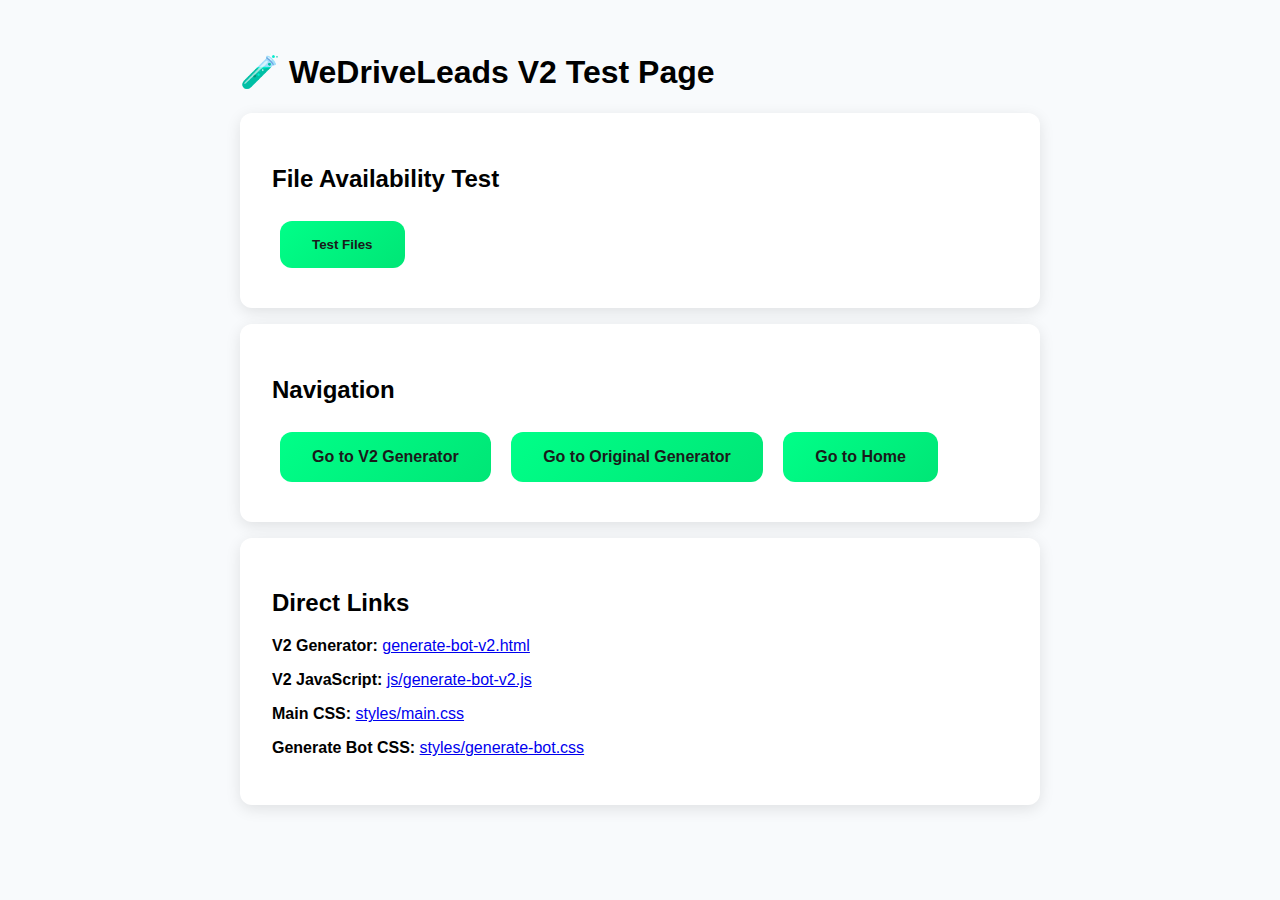
<file: test-v2.html>
<!DOCTYPE html>
<html lang="en">
<head>
    <meta charset="UTF-8">
    <meta name="viewport" content="width=device-width, initial-scale=1.0">
    <title>Test V2 - WeDriveLeads</title>
    <style>
        body {
            font-family: Arial, sans-serif;
            max-width: 800px;
            margin: 0 auto;
            padding: 2rem;
            background: #f8fafc;
        }
        .test-section {
            background: white;
            padding: 2rem;
            margin: 1rem 0;
            border-radius: 12px;
            box-shadow: 0 4px 15px rgba(0, 0, 0, 0.1);
        }
        .btn {
            background: linear-gradient(135deg, #00ff88 0%, #00e676 100%);
            color: #1a1a1a;
            border: none;
            padding: 1rem 2rem;
            border-radius: 12px;
            font-weight: 700;
            cursor: pointer;
            text-decoration: none;
            display: inline-block;
            margin: 0.5rem;
        }
        .status {
            padding: 1rem;
            border-radius: 8px;
            margin: 1rem 0;
        }
        .status.success {
            background: #d1fae5;
            color: #065f46;
            border: 1px solid #10b981;
        }
        .status.error {
            background: #fee2e2;
            color: #991b1b;
            border: 1px solid #ef4444;
        }
    </style>
</head>
<body>
    <h1>🧪 WeDriveLeads V2 Test Page</h1>
    
    <div class="test-section">
        <h2>File Availability Test</h2>
        <div id="fileTestResults"></div>
        <button class="btn" onclick="testFiles()">Test Files</button>
    </div>
    
    <div class="test-section">
        <h2>Navigation</h2>
        <a href="generate-bot-v2.html" class="btn">Go to V2 Generator</a>
        <a href="generate-bot.html" class="btn">Go to Original Generator</a>
        <a href="index.html" class="btn">Go to Home</a>
    </div>
    
    <div class="test-section">
        <h2>Direct Links</h2>
        <p><strong>V2 Generator:</strong> <a href="generate-bot-v2.html">generate-bot-v2.html</a></p>
        <p><strong>V2 JavaScript:</strong> <a href="js/generate-bot-v2.js">js/generate-bot-v2.js</a></p>
        <p><strong>Main CSS:</strong> <a href="styles/main.css">styles/main.css</a></p>
        <p><strong>Generate Bot CSS:</strong> <a href="styles/generate-bot.css">styles/generate-bot.css</a></p>
    </div>

    <script>
        function testFiles() {
            const files = [
                'generate-bot-v2.html',
                'js/generate-bot-v2.js',
                'styles/main.css',
                'styles/generate-bot.css',
                'js/main.js'
            ];
            
            const resultsDiv = document.getElementById('fileTestResults');
            resultsDiv.innerHTML = '<p>Testing files...</p>';
            
            let results = '';
            
            files.forEach(file => {
                fetch(file)
                    .then(response => {
                        if (response.ok) {
                            results += `<div class="status success">✅ ${file} - Available</div>`;
                        } else {
                            results += `<div class="status error">❌ ${file} - 404 Error</div>`;
                        }
                    })
                    .catch(error => {
                        results += `<div class="status error">❌ ${file} - Network Error</div>`;
                    })
                    .finally(() => {
                        if (results) {
                            resultsDiv.innerHTML = results;
                        }
                    });
            });
        }
        
        // Auto-test on load
        window.addEventListener('load', () => {
            setTimeout(testFiles, 1000);
        });
    </script>
</body>
</html>
</file>
<file: styles/contact.css>
/* Contact Page Styles */
.main-content {
    padding-top: 100px;
    min-height: 100vh;
    background: linear-gradient(135deg, #f8fafc 0%, #e2e8f0 100%);
}

.contact-header {
    text-align: center;
    margin-bottom: 3rem;
}

.contact-header h1 {
    font-size: 3rem;
    font-weight: 800;
    margin-bottom: 1rem;
    color: #1a1a1a;
}

.contact-header p {
    font-size: 1.25rem;
    color: #4a5568;
    max-width: 700px;
    margin: 0 auto;
    line-height: 1.6;
}

/* Contact Container */
.contact-container {
    display: grid;
    grid-template-columns: 2fr 1fr;
    gap: 3rem;
    max-width: 1200px;
    margin: 0 auto 4rem;
}

/* Contact Form Section */
.contact-form-section {
    background: #ffffff;
    padding: 2.5rem;
    border-radius: 20px;
    box-shadow: 0 10px 30px rgba(0, 0, 0, 0.1);
    border: 2px solid #e2e8f0;
}

.form-header {
    text-align: center;
    margin-bottom: 2rem;
}

.form-header h2 {
    font-size: 1.75rem;
    font-weight: 700;
    margin-bottom: 0.5rem;
    color: #1a1a1a;
    display: flex;
    align-items: center;
    justify-content: center;
    gap: 0.5rem;
}

.form-header p {
    color: #4a5568;
    font-size: 1rem;
}

/* Contact Form */
.contact-form {
    display: flex;
    flex-direction: column;
    gap: 1.5rem;
}

.form-row {
    display: grid;
    grid-template-columns: 1fr 1fr;
    gap: 1.5rem;
}

.form-group {
    display: flex;
    flex-direction: column;
    gap: 0.5rem;
}

.form-group label {
    font-weight: 600;
    color: #1a1a1a;
    font-size: 0.95rem;
}

.form-group input,
.form-group select,
.form-group textarea {
    padding: 0.875rem 1rem;
    border: 2px solid #e2e8f0;
    border-radius: 8px;
    font-size: 1rem;
    transition: all 0.3s ease;
    background: #ffffff;
    font-family: inherit;
}

.form-group input:focus,
.form-group select:focus,
.form-group textarea:focus {
    outline: none;
    border-color: #00ff88;
    box-shadow: 0 0 0 3px rgba(0, 255, 136, 0.1);
}

.form-group textarea {
    resize: vertical;
    min-height: 120px;
}

/* Checkbox Styling */
.checkbox-label {
    display: flex;
    align-items: center;
    gap: 0.75rem;
    cursor: pointer;
    font-size: 0.95rem;
    color: #4a5568;
}

.checkbox-label input[type="checkbox"] {
    display: none;
}

.checkmark {
    width: 20px;
    height: 20px;
    border: 2px solid #e2e8f0;
    border-radius: 4px;
    display: flex;
    align-items: center;
    justify-content: center;
    transition: all 0.3s ease;
    background: #ffffff;
}

.checkbox-label input[type="checkbox"]:checked + .checkmark {
    background: #00ff88;
    border-color: #00ff88;
}

.checkbox-label input[type="checkbox"]:checked + .checkmark::after {
    content: '✓';
    color: #1a1a1a;
    font-size: 14px;
    font-weight: bold;
}

/* Submit Button */
.btn-submit {
    background: linear-gradient(135deg, #00ff88 0%, #00e676 100%);
    color: #1a1a1a;
    border: none;
    padding: 1rem 2rem;
    border-radius: 12px;
    font-size: 1.1rem;
    font-weight: 700;
    cursor: pointer;
    transition: all 0.3s ease;
    display: flex;
    align-items: center;
    justify-content: center;
    gap: 0.5rem;
    margin-top: 1rem;
}

.btn-submit:hover {
    transform: translateY(-2px);
    box-shadow: 0 8px 25px rgba(0, 255, 136, 0.3);
}

.btn-submit:active {
    transform: translateY(0);
}

/* Contact Info Section */
.contact-info-section {
    background: #ffffff;
    padding: 2.5rem;
    border-radius: 20px;
    box-shadow: 0 10px 30px rgba(0, 0, 0, 0.1);
    border: 2px solid #e2e8f0;
    height: fit-content;
}

.info-header {
    text-align: center;
    margin-bottom: 2rem;
}

.info-header h2 {
    font-size: 1.5rem;
    font-weight: 700;
    margin-bottom: 0.5rem;
    color: #1a1a1a;
    display: flex;
    align-items: center;
    justify-content: center;
    gap: 0.5rem;
}

.info-header p {
    color: #4a5568;
    font-size: 0.95rem;
}

/* Contact Methods */
.contact-methods {
    display: flex;
    flex-direction: column;
    gap: 1.5rem;
    margin-bottom: 2rem;
}

.contact-method {
    display: flex;
    align-items: flex-start;
    gap: 1rem;
    padding: 1rem;
    background: #f8fafc;
    border-radius: 12px;
    border: 2px solid transparent;
    transition: all 0.3s ease;
}

.contact-method:hover {
    border-color: #00ff88;
    transform: translateY(-2px);
}

.method-icon {
    width: 50px;
    height: 50px;
    background: linear-gradient(135deg, #00ff88 0%, #00e676 100%);
    border-radius: 50%;
    display: flex;
    align-items: center;
    justify-content: center;
    flex-shrink: 0;
}

.method-icon i {
    font-size: 1.25rem;
    color: #1a1a1a;
}

.method-content h3 {
    font-size: 1.1rem;
    font-weight: 700;
    margin-bottom: 0.5rem;
    color: #1a1a1a;
}

.method-content p {
    color: #4a5568;
    font-size: 0.9rem;
    margin-bottom: 0.5rem;
    line-height: 1.4;
}

.contact-link {
    color: #00ff88;
    text-decoration: none;
    font-weight: 600;
    font-size: 0.95rem;
    transition: color 0.3s ease;
}

.contact-link:hover {
    color: #00e676;
}

.chat-btn {
    background: none;
    border: none;
    padding: 0;
    font-family: inherit;
    cursor: pointer;
}

.response-time {
    color: #00ff88;
    font-weight: 600;
    font-size: 0.9rem;
}

/* Quick Links */
.quick-links {
    border-top: 2px solid #e2e8f0;
    padding-top: 1.5rem;
}

.quick-links h3 {
    font-size: 1.25rem;
    font-weight: 700;
    margin-bottom: 1rem;
    color: #1a1a1a;
}

.quick-links ul {
    list-style: none;
    padding: 0;
    margin: 0;
}

.quick-links li {
    margin-bottom: 0.75rem;
}

.quick-links a {
    color: #4a5568;
    text-decoration: none;
    display: flex;
    align-items: center;
    gap: 0.5rem;
    transition: color 0.3s ease;
    font-size: 0.95rem;
}

.quick-links a:hover {
    color: #00ff88;
}

.quick-links i {
    color: #00ff88;
    font-size: 0.9rem;
    width: 16px;
}

/* FAQ Preview */
.faq-preview {
    background: #ffffff;
    padding: 3rem 2rem;
    border-radius: 20px;
    box-shadow: 0 10px 30px rgba(0, 0, 0, 0.1);
    border: 2px solid #e2e8f0;
    text-align: center;
    max-width: 1000px;
    margin: 0 auto;
}

.faq-preview h2 {
    font-size: 2.5rem;
    font-weight: 700;
    margin-bottom: 1rem;
    color: #1a1a1a;
}

.faq-preview > p {
    font-size: 1.25rem;
    color: #4a5568;
    margin-bottom: 2rem;
    max-width: 600px;
    margin-left: auto;
    margin-right: auto;
}

.faq-preview-grid {
    display: grid;
    grid-template-columns: repeat(auto-fit, minmax(300px, 1fr));
    gap: 2rem;
    margin-bottom: 2rem;
}

.faq-preview-item {
    text-align: left;
    padding: 1.5rem;
    background: #f8fafc;
    border-radius: 12px;
    border-left: 4px solid #00ff88;
}

.faq-preview-item h3 {
    font-size: 1.25rem;
    font-weight: 700;
    margin-bottom: 1rem;
    color: #1a1a1a;
}

.faq-preview-item p {
    color: #4a5568;
    line-height: 1.6;
    margin: 0;
}

/* Success Modal */
.modal {
    position: fixed;
    top: 0;
    left: 0;
    width: 100%;
    height: 100%;
    background: rgba(0, 0, 0, 0.8);
    display: flex;
    align-items: center;
    justify-content: center;
    z-index: 2000;
}

.modal-content {
    background: #ffffff;
    padding: 3rem;
    border-radius: 20px;
    text-align: center;
    max-width: 500px;
    margin: 0 2rem;
}

.success-icon {
    width: 80px;
    height: 80px;
    background: linear-gradient(135deg, #00ff88 0%, #00e676 100%);
    border-radius: 50%;
    display: flex;
    align-items: center;
    justify-content: center;
    margin: 0 auto 1.5rem;
}

.success-icon i {
    font-size: 2.5rem;
    color: #1a1a1a;
}

.modal-content h3 {
    font-size: 1.75rem;
    font-weight: 700;
    margin-bottom: 1rem;
    color: #1a1a1a;
}

.modal-content p {
    color: #4a5568;
    margin-bottom: 2rem;
    line-height: 1.6;
}

.close-modal {
    background: #00ff88;
    color: #1a1a1a;
}

/* Responsive Design */
@media (max-width: 768px) {
    .contact-container {
        grid-template-columns: 1fr;
        gap: 2rem;
    }
    
    .form-row {
        grid-template-columns: 1fr;
    }
    
    .contact-header h1 {
        font-size: 2.5rem;
    }
    
    .faq-preview h2 {
        font-size: 2rem;
    }
    
    .faq-preview-grid {
        grid-template-columns: 1fr;
    }
}

@media (max-width: 480px) {
    .main-content {
        padding-top: 80px;
    }
    
    .contact-header h1 {
        font-size: 2rem;
    }
    
    .contact-form-section,
    .contact-info-section,
    .faq-preview {
        padding: 1.5rem;
    }
    
    .btn-submit {
        padding: 0.875rem 1.5rem;
        font-size: 1rem;
    }
    
    .modal-content {
        padding: 2rem 1.5rem;
        margin: 0 1rem;
    }
}

/* Animation for form elements */
.form-group {
    opacity: 0;
    transform: translateY(20px);
    animation: fadeInUp 0.6s ease forwards;
}

.form-group:nth-child(1) { animation-delay: 0.1s; }
.form-group:nth-child(2) { animation-delay: 0.2s; }
.form-group:nth-child(3) { animation-delay: 0.3s; }
.form-group:nth-child(4) { animation-delay: 0.4s; }
.form-group:nth-child(5) { animation-delay: 0.5s; }
.form-group:nth-child(6) { animation-delay: 0.6s; }

@keyframes fadeInUp {
    to {
        opacity: 1;
        transform: translateY(0);
    }
}

/* Enhanced focus states for accessibility */
.form-group input:focus,
.form-group select:focus,
.form-group textarea:focus {
    outline: 2px solid #00ff88;
    outline-offset: 2px;
}

/* Loading state for submit button */
.btn-submit.loading {
    pointer-events: none;
    opacity: 0.7;
}

.btn-submit.loading::after {
    content: '';
    width: 16px;
    height: 16px;
    border: 2px solid transparent;
    border-top: 2px solid #1a1a1a;
    border-radius: 50%;
    animation: spin 1s linear infinite;
    margin-left: 0.5rem;
}

@keyframes spin {
    0% { transform: rotate(0deg); }
    100% { transform: rotate(360deg); }
}
</file>
<file: styles/dashboard.css>
/* Dashboard Page Styles */
.main-content {
    padding-top: 100px;
    min-height: 100vh;
    background: linear-gradient(135deg, #f8fafc 0%, #e2e8f0 100%);
}

.dashboard-header {
    text-align: center;
    margin-bottom: 3rem;
}

.success-message {
    background: #ffffff;
    padding: 3rem 2rem;
    border-radius: 20px;
    box-shadow: 0 10px 30px rgba(0, 0, 0, 0.1);
    border: 2px solid #00ff88;
    max-width: 800px;
    margin: 0 auto;
}

.success-icon {
    width: 80px;
    height: 80px;
    background: linear-gradient(135deg, #00ff88 0%, #00e676 100%);
    border-radius: 50%;
    display: flex;
    align-items: center;
    justify-content: center;
    margin: 0 auto 1.5rem;
}

.success-icon i {
    font-size: 2.5rem;
    color: #1a1a1a;
}

.success-message h1 {
    font-size: 2.5rem;
    font-weight: 800;
    margin-bottom: 1rem;
    color: #1a1a1a;
}

.success-message p {
    font-size: 1.25rem;
    color: #4a5568;
    line-height: 1.6;
}

.dashboard-content {
    max-width: 1000px;
    margin: 0 auto;
}

/* Section Styles */
.embed-section,
.installation-section,
.preview-section,
.next-steps-section,
.support-section {
    background: #ffffff;
    padding: 2rem;
    border-radius: 16px;
    box-shadow: 0 10px 30px rgba(0, 0, 0, 0.1);
    border: 2px solid #e2e8f0;
    margin-bottom: 2rem;
}

.section-header {
    text-align: center;
    margin-bottom: 2rem;
}

.section-header h2 {
    font-size: 1.75rem;
    font-weight: 700;
    margin-bottom: 0.5rem;
    color: #1a1a1a;
    display: flex;
    align-items: center;
    justify-content: center;
    gap: 0.5rem;
}

.section-header p {
    color: #4a5568;
    font-size: 1rem;
}

/* Embed Code Section */
.code-container {
    background: #1a1a1a;
    border-radius: 12px;
    overflow: hidden;
    margin-bottom: 1rem;
}

.code-header {
    background: #2d3748;
    padding: 1rem 1.5rem;
    display: flex;
    justify-content: space-between;
    align-items: center;
    color: #ffffff;
}

.code-header span {
    font-weight: 600;
    font-size: 0.95rem;
}

.btn-copy {
    background: #00ff88;
    color: #1a1a1a;
    border: none;
    padding: 0.5rem 1rem;
    border-radius: 6px;
    font-weight: 600;
    cursor: pointer;
    transition: all 0.3s ease;
    display: flex;
    align-items: center;
    gap: 0.5rem;
    font-size: 0.9rem;
}

.btn-copy:hover {
    background: #00e676;
    transform: translateY(-1px);
}

.code-block {
    padding: 1.5rem;
    overflow-x: auto;
}

.code-block code {
    color: #00ff88;
    font-family: 'Monaco', 'Menlo', 'Ubuntu Mono', monospace;
    font-size: 0.95rem;
    line-height: 1.5;
    white-space: nowrap;
}

.code-note {
    display: flex;
    align-items: center;
    gap: 0.75rem;
    background: #f8fafc;
    padding: 1rem 1.5rem;
    border-radius: 8px;
    border-left: 4px solid #00ff88;
}

.code-note i {
    color: #00ff88;
    font-size: 1.1rem;
}

.code-note p {
    color: #4a5568;
    margin: 0;
    font-size: 0.95rem;
}

/* Installation Help */
.help-options {
    display: grid;
    grid-template-columns: repeat(auto-fit, minmax(280px, 1fr));
    gap: 1.5rem;
}

.help-option {
    text-align: center;
    padding: 1.5rem;
    border: 2px solid #e2e8f0;
    border-radius: 12px;
    transition: all 0.3s ease;
}

.help-option:hover {
    border-color: #00ff88;
    transform: translateY(-3px);
    box-shadow: 0 8px 25px rgba(0, 0, 0, 0.1);
}

.help-icon {
    width: 60px;
    height: 60px;
    background: linear-gradient(135deg, #00ff88 0%, #00e676 100%);
    border-radius: 50%;
    display: flex;
    align-items: center;
    justify-content: center;
    margin: 0 auto 1rem;
}

.help-icon i {
    font-size: 1.5rem;
    color: #1a1a1a;
}

.help-option h3 {
    font-size: 1.25rem;
    margin-bottom: 0.75rem;
    color: #1a1a1a;
}

.help-option p {
    color: #4a5568;
    margin-bottom: 1.5rem;
    line-height: 1.5;
    font-size: 0.95rem;
}

/* Preview Section */
.preview-container {
    display: flex;
    justify-content: center;
}

.chatbot-preview {
    width: 100%;
    max-width: 400px;
    background: #ffffff;
    border-radius: 16px;
    box-shadow: 0 10px 30px rgba(0, 0, 0, 0.1);
    overflow: hidden;
    border: 2px solid #e2e8f0;
}

.chat-header {
    background: linear-gradient(135deg, #00ff88 0%, #00e676 100%);
    color: #1a1a1a;
    padding: 1rem 1.5rem;
    display: flex;
    align-items: center;
    gap: 0.5rem;
    font-weight: 600;
}

.chat-messages {
    padding: 1.5rem;
    max-height: 300px;
    overflow-y: auto;
}

.message {
    margin-bottom: 1rem;
    padding: 0.75rem 1rem;
    border-radius: 12px;
    max-width: 80%;
    font-size: 0.9rem;
}

.message.bot {
    background: #f1f5f9;
    color: #1a1a1a;
    margin-right: auto;
}

.message.user {
    background: #00ff88;
    color: #1a1a1a;
    margin-left: auto;
}

.message p {
    margin: 0;
}

/* Next Steps */
.steps-grid {
    display: grid;
    grid-template-columns: repeat(auto-fit, minmax(220px, 1fr));
    gap: 1.5rem;
}

.step-card {
    text-align: center;
    padding: 1.5rem;
    background: #f8fafc;
    border-radius: 12px;
    border: 2px solid transparent;
    transition: all 0.3s ease;
}

.step-card:hover {
    border-color: #00ff88;
    transform: translateY(-2px);
    box-shadow: 0 5px 20px rgba(0, 0, 0, 0.1);
}

.step-number {
    width: 50px;
    height: 50px;
    background: #00ff88;
    color: #1a1a1a;
    border-radius: 50%;
    display: flex;
    align-items: center;
    justify-content: center;
    font-size: 1.25rem;
    font-weight: 700;
    margin: 0 auto 1rem;
}

.step-card h3 {
    font-size: 1.1rem;
    margin-bottom: 0.75rem;
    color: #1a1a1a;
}

.step-card p {
    color: #4a5568;
    font-size: 0.9rem;
    line-height: 1.5;
}

/* Support Section */
.support-section {
    background: linear-gradient(135deg, #1a1a1a 0%, #2d3748 100%);
    color: #ffffff;
    text-align: center;
}

.support-content h3 {
    font-size: 1.75rem;
    margin-bottom: 1rem;
    color: #ffffff;
}

.support-content p {
    color: #e2e8f0;
    margin-bottom: 2rem;
    font-size: 1.1rem;
    max-width: 600px;
    margin-left: auto;
    margin-right: auto;
}

.support-actions {
    display: flex;
    gap: 1rem;
    justify-content: center;
    flex-wrap: wrap;
}

.support-actions .btn-primary {
    background: #00ff88;
    color: #1a1a1a;
}

.support-actions .btn-secondary {
    background: transparent;
    color: #ffffff;
    border: 2px solid #ffffff;
}

.support-actions .btn-secondary:hover {
    background: #ffffff;
    color: #1a1a1a;
}

/* Responsive Design */
@media (max-width: 768px) {
    .dashboard-header {
        margin-bottom: 2rem;
    }
    
    .success-message {
        padding: 2rem 1.5rem;
    }
    
    .success-message h1 {
        font-size: 2rem;
    }
    
    .help-options {
        grid-template-columns: 1fr;
    }
    
    .steps-grid {
        grid-template-columns: repeat(auto-fit, minmax(200px, 1fr));
    }
    
    .support-actions {
        flex-direction: column;
        align-items: center;
    }
    
    .support-actions a {
        width: 100%;
        max-width: 300px;
    }
}

@media (max-width: 480px) {
    .main-content {
        padding-top: 80px;
    }
    
    .success-message h1 {
        font-size: 1.75rem;
    }
    
    .embed-section,
    .installation-section,
    .preview-section,
    .next-steps-section,
    .support-section {
        padding: 1.5rem;
    }
    
    .code-header {
        flex-direction: column;
        gap: 1rem;
        text-align: center;
    }
    
    .btn-copy {
        width: 100%;
        justify-content: center;
    }
}
</file>
<file: styles/generate-bot.css>
/* Generate Bot Page Styles */
.main-content {
    padding-top: 100px;
    min-height: 100vh;
    background: linear-gradient(135deg, #f8fafc 0%, #e2e8f0 100%);
}

.page-header {
    text-align: center;
    margin-bottom: 3rem;
}

.page-header h1 {
    font-size: 2.5rem;
    font-weight: 800;
    margin-bottom: 1rem;
    color: #1a1a1a;
}

.page-header p {
    font-size: 1.25rem;
    color: #4a5568;
    max-width: 600px;
    margin: 0 auto;
}

.generator-container {
    display: grid;
    grid-template-columns: 1fr 1fr;
    gap: 3rem;
    max-width: 1000px;
    margin: 0 auto;
}

/* Form Section */
.form-section {
    background: #ffffff;
    padding: 2rem;
    border-radius: 16px;
    box-shadow: 0 10px 30px rgba(0, 0, 0, 0.1);
    border: 2px solid #e2e8f0;
}

.chatbot-form {
    display: flex;
    flex-direction: column;
    gap: 1.5rem;
}

.form-group {
    display: flex;
    flex-direction: column;
    gap: 0.5rem;
}

.form-group label {
    font-weight: 600;
    color: #1a1a1a;
    font-size: 0.95rem;
}

.form-group input,
.form-group select,
.form-group textarea {
    padding: 0.875rem 1rem;
    border: 2px solid #e2e8f0;
    border-radius: 8px;
    font-size: 1rem;
    transition: all 0.3s ease;
    background: #ffffff;
}

.form-group input:focus,
.form-group select:focus,
.form-group textarea:focus {
    outline: none;
    border-color: #00ff88;
    box-shadow: 0 0 0 3px rgba(0, 255, 136, 0.1);
}

.form-group textarea {
    resize: vertical;
    min-height: 80px;
    font-family: inherit;
}

.btn-generate {
    background: linear-gradient(135deg, #00ff88 0%, #00e676 100%);
    color: #1a1a1a;
    border: none;
    padding: 1rem 2rem;
    border-radius: 12px;
    font-size: 1.1rem;
    font-weight: 700;
    cursor: pointer;
    transition: all 0.3s ease;
    display: flex;
    align-items: center;
    justify-content: center;
    gap: 0.5rem;
    margin-top: 1rem;
}

.btn-generate:hover {
    transform: translateY(-2px);
    box-shadow: 0 8px 25px rgba(0, 255, 136, 0.3);
}

.btn-generate:active {
    transform: translateY(0);
}

/* Preview Section */
.preview-section {
    background: #ffffff;
    padding: 2rem;
    border-radius: 16px;
    box-shadow: 0 10px 30px rgba(0, 0, 0, 0.1);
    border: 2px solid #e2e8f0;
    display: flex;
    flex-direction: column;
}

.preview-header {
    text-align: center;
    margin-bottom: 2rem;
}

.preview-header h3 {
    font-size: 1.5rem;
    font-weight: 700;
    margin-bottom: 0.5rem;
    color: #1a1a1a;
}

.preview-header p {
    color: #4a5568;
    font-size: 0.95rem;
}

.chatbot-preview-container {
    flex: 1;
    display: flex;
    align-items: center;
    justify-content: center;
    min-height: 300px;
}

.preview-placeholder {
    text-align: center;
    color: #9ca3af;
}

.preview-placeholder i {
    font-size: 3rem;
    margin-bottom: 1rem;
    opacity: 0.5;
}

.preview-placeholder p {
    font-size: 1rem;
}

/* Generated Content */
.generated-content {
    margin-top: 2rem;
}

.preview-actions {
    display: flex;
    flex-direction: column;
    gap: 1rem;
}

.btn-secondary {
    background: #f1f5f9;
    color: #1a1a1a;
    border: 2px solid #e2e8f0;
    padding: 0.875rem 1.5rem;
    border-radius: 8px;
    font-weight: 600;
    cursor: pointer;
    transition: all 0.3s ease;
    display: flex;
    align-items: center;
    justify-content: center;
    gap: 0.5rem;
    text-decoration: none;
}

.btn-secondary:hover {
    background: #e2e8f0;
    border-color: #cbd5e1;
}

/* Loading Modal */
.loading-modal {
    position: fixed;
    top: 0;
    left: 0;
    width: 100%;
    height: 100%;
    background: rgba(0, 0, 0, 0.8);
    display: flex;
    align-items: center;
    justify-content: center;
    z-index: 2000;
}

.loading-content {
    background: #ffffff;
    padding: 3rem;
    border-radius: 16px;
    text-align: center;
    max-width: 400px;
    margin: 0 2rem;
}

.loading-spinner {
    width: 60px;
    height: 60px;
    border: 4px solid #f1f5f9;
    border-top: 4px solid #00ff88;
    border-radius: 50%;
    animation: spin 1s linear infinite;
    margin: 0 auto 1.5rem;
}

@keyframes spin {
    0% { transform: rotate(0deg); }
    100% { transform: rotate(360deg); }
}

.loading-content h3 {
    font-size: 1.5rem;
    margin-bottom: 1rem;
    color: #1a1a1a;
}

.loading-content p {
    color: #4a5568;
    line-height: 1.6;
}

/* Chatbot Preview Styles */
.chatbot-preview {
    width: 100%;
    max-width: 350px;
    background: #ffffff;
    border-radius: 16px;
    box-shadow: 0 10px 30px rgba(0, 0, 0, 0.1);
    overflow: hidden;
    border: 2px solid #e2e8f0;
}

.chat-header {
    background: linear-gradient(135deg, #00ff88 0%, #00e676 100%);
    color: #1a1a1a;
    padding: 1rem 1.5rem;
    display: flex;
    align-items: center;
    gap: 0.5rem;
    font-weight: 600;
}

.chat-messages {
    padding: 1.5rem;
    max-height: 300px;
    overflow-y: auto;
}

.message {
    margin-bottom: 1rem;
    padding: 0.75rem 1rem;
    border-radius: 12px;
    max-width: 80%;
    font-size: 0.9rem;
}

.message.bot {
    background: #f1f5f9;
    color: #1a1a1a;
    margin-right: auto;
}

.message.user {
    background: #00ff88;
    color: #1a1a1a;
    margin-left: auto;
}

.message p {
    margin: 0;
}

.chat-input {
    padding: 1rem;
    border-top: 1px solid #e2e8f0;
    display: flex;
    gap: 0.5rem;
}

.chat-input input {
    flex: 1;
    padding: 0.75rem;
    border: 2px solid #e2e8f0;
    border-radius: 8px;
    font-size: 0.9rem;
}

.chat-input button {
    background: #00ff88;
    color: #1a1a1a;
    border: none;
    padding: 0.75rem 1rem;
    border-radius: 8px;
    font-weight: 600;
    cursor: pointer;
    transition: all 0.3s ease;
}

.chat-input button:hover {
    background: #00e676;
    transform: translateY(-1px);
}

/* AI Badge */
.ai-badge {
    background: rgba(0, 0, 0, 0.1);
    padding: 0.25rem 0.5rem;
    border-radius: 6px;
    font-size: 0.8rem;
    font-weight: 600;
}

.chat-header {
    justify-content: space-between;
}

/* Responsive Design */
@media (max-width: 768px) {
    .generator-container {
        grid-template-columns: 1fr;
        gap: 2rem;
    }
    
    .page-header h1 {
        font-size: 2rem;
    }
    
    .form-section,
    .preview-section {
        padding: 1.5rem;
    }
    
    .preview-actions {
        flex-direction: column;
    }
}

@media (max-width: 480px) {
    .main-content {
        padding-top: 80px;
    }
    
    .page-header h1 {
        font-size: 1.75rem;
    }
    
    .form-section,
    .preview-section {
        padding: 1rem;
    }
    
    .btn-generate {
        padding: 0.875rem 1.5rem;
        font-size: 1rem;
    }
}
</file>
<file: styles/leads-tool.css>
/* Leads Tool Page Styles */
.main-content {
    padding-top: 100px;
    min-height: 100vh;
    background: linear-gradient(135deg, #f8fafc 0%, #e2e8f0 100%);
}

.tool-header {
    text-align: center;
    margin-bottom: 3rem;
}

.tool-header h1 {
    font-size: 3rem;
    font-weight: 800;
    margin-bottom: 1rem;
    color: #1a1a1a;
}

.tool-header p {
    font-size: 1.25rem;
    color: #4a5568;
    max-width: 700px;
    margin: 0 auto;
    line-height: 1.6;
}

.tool-container {
    max-width: 1200px;
    margin: 0 auto 4rem;
}

/* Search Section */
.search-section {
    background: #ffffff;
    padding: 2.5rem;
    border-radius: 20px;
    box-shadow: 0 10px 30px rgba(0, 0, 0, 0.1);
    border: 2px solid #e2e8f0;
    margin-bottom: 2rem;
}

.search-header {
    text-align: center;
    margin-bottom: 2rem;
}

.search-header h2 {
    font-size: 1.75rem;
    font-weight: 700;
    margin-bottom: 0.5rem;
    color: #1a1a1a;
    display: flex;
    align-items: center;
    justify-content: center;
    gap: 0.5rem;
}

.search-header p {
    color: #4a5568;
    font-size: 1rem;
}

/* Leads Form */
.leads-form {
    display: flex;
    flex-direction: column;
    gap: 1.5rem;
}

.form-row {
    display: grid;
    grid-template-columns: 1fr 1fr;
    gap: 1.5rem;
}

.form-group {
    display: flex;
    flex-direction: column;
    gap: 0.5rem;
}

.form-group label {
    font-weight: 600;
    color: #1a1a1a;
    font-size: 0.95rem;
}

.form-group input,
.form-group select {
    padding: 0.875rem 1rem;
    border: 2px solid #e2e8f0;
    border-radius: 8px;
    font-size: 1rem;
    transition: all 0.3s ease;
    background: #ffffff;
    font-family: inherit;
}

.form-group input:focus,
.form-group select:focus {
    outline: none;
    border-color: #00ff88;
    box-shadow: 0 0 0 3px rgba(0, 255, 136, 0.1);
}

.btn-search {
    background: linear-gradient(135deg, #00ff88 0%, #00e676 100%);
    color: #1a1a1a;
    border: none;
    padding: 1rem 2rem;
    border-radius: 12px;
    font-size: 1.1rem;
    font-weight: 700;
    cursor: pointer;
    transition: all 0.3s ease;
    display: flex;
    align-items: center;
    justify-content: center;
    gap: 0.5rem;
    margin-top: 1rem;
    align-self: center;
    min-width: 200px;
}

.btn-search:hover {
    transform: translateY(-2px);
    box-shadow: 0 8px 25px rgba(0, 255, 136, 0.3);
}

.btn-search:active {
    transform: translateY(0);
}

/* Results Section */
.results-section {
    background: #ffffff;
    padding: 2.5rem;
    border-radius: 20px;
    box-shadow: 0 10px 30px rgba(0, 0, 0, 0.1);
    border: 2px solid #e2e8f0;
    margin-bottom: 2rem;
}

.results-header {
    text-align: center;
    margin-bottom: 2rem;
}

.results-header h2 {
    font-size: 1.75rem;
    font-weight: 700;
    margin-bottom: 0.5rem;
    color: #1a1a1a;
    display: flex;
    align-items: center;
    justify-content: center;
    gap: 0.5rem;
}

.results-header p {
    color: #4a5568;
    font-size: 1rem;
}

.results-info {
    display: flex;
    justify-content: space-between;
    align-items: center;
    margin-bottom: 2rem;
    padding: 1rem 1.5rem;
    background: #f8fafc;
    border-radius: 12px;
    border: 2px solid #e2e8f0;
}

.results-count {
    font-size: 1.1rem;
    font-weight: 600;
    color: #1a1a1a;
}

.results-count span {
    color: #00ff88;
    font-size: 1.5rem;
}

.results-actions {
    display: flex;
    gap: 1rem;
}

/* Demo Results */
.demo-results {
    background: #ffffff;
    padding: 2.5rem;
    border-radius: 20px;
    box-shadow: 0 10px 30px rgba(0, 0, 0, 0.1);
    border: 2px solid #e2e8f0;
    margin-bottom: 2rem;
}

.demo-header {
    text-align: center;
    margin-bottom: 2rem;
}

.demo-header h2 {
    font-size: 1.75rem;
    font-weight: 700;
    margin-bottom: 0.5rem;
    color: #1a1a1a;
    display: flex;
    align-items: center;
    justify-content: center;
    gap: 0.5rem;
}

.demo-header p {
    color: #4a5568;
    font-size: 1rem;
}

/* Leads Grid */
.leads-grid {
    display: grid;
    grid-template-columns: repeat(auto-fit, minmax(350px, 1fr));
    gap: 1.5rem;
}

.lead-card {
    background: #f8fafc;
    border-radius: 16px;
    padding: 1.5rem;
    border: 2px solid #e2e8f0;
    transition: all 0.3s ease;
}

.lead-card:hover {
    border-color: #00ff88;
    transform: translateY(-3px);
    box-shadow: 0 10px 25px rgba(0, 0, 0, 0.1);
}

.lead-header {
    display: flex;
    justify-content: space-between;
    align-items: flex-start;
    margin-bottom: 1rem;
}

.lead-header h3 {
    font-size: 1.25rem;
    font-weight: 700;
    color: #1a1a1a;
    margin: 0;
}

.lead-distance {
    background: #00ff88;
    color: #1a1a1a;
    padding: 0.25rem 0.75rem;
    border-radius: 20px;
    font-size: 0.8rem;
    font-weight: 600;
}

.lead-details {
    margin-bottom: 1.5rem;
}

.lead-details p {
    display: flex;
    align-items: center;
    gap: 0.5rem;
    margin-bottom: 0.5rem;
    color: #4a5568;
    font-size: 0.9rem;
}

.lead-details i {
    color: #00ff88;
    width: 16px;
    text-align: center;
}

.lead-details a {
    color: #00ff88;
    text-decoration: none;
    font-weight: 500;
}

.lead-details a:hover {
    text-decoration: underline;
}

.lead-actions {
    display: flex;
    gap: 0.75rem;
}

.btn-small {
    padding: 0.5rem 1rem;
    font-size: 0.9rem;
    border-radius: 8px;
    font-weight: 600;
    cursor: pointer;
    transition: all 0.3s ease;
    border: none;
    text-decoration: none;
    display: inline-flex;
    align-items: center;
    justify-content: center;
}

.btn-primary.btn-small {
    background: #00ff88;
    color: #1a1a1a;
}

.btn-secondary.btn-small {
    background: #f1f5f9;
    color: #1a1a1a;
    border: 2px solid #e2e8f0;
}

.btn-primary.btn-small:hover {
    background: #00e676;
    transform: translateY(-1px);
}

.btn-secondary.btn-small:hover {
    background: #e2e8f0;
    border-color: #cbd5e1;
}

/* Demo Note */
.demo-note {
    background: linear-gradient(135deg, #1a1a1a 0%, #2d3748 100%);
    color: #ffffff;
    padding: 2rem;
    border-radius: 20px;
    display: flex;
    justify-content: space-between;
    align-items: center;
    gap: 2rem;
}

.note-content {
    display: flex;
    align-items: flex-start;
    gap: 1rem;
    flex: 1;
}

.note-content i {
    font-size: 2rem;
    color: #00ff88;
    margin-top: 0.25rem;
}

.note-content h3 {
    font-size: 1.5rem;
    font-weight: 700;
    margin-bottom: 0.75rem;
    color: #ffffff;
}

.note-content p {
    color: #e2e8f0;
    line-height: 1.6;
    margin: 0;
}

.demo-note .btn-primary {
    background: #00ff88;
    color: #1a1a1a;
    white-space: nowrap;
}

/* Features Section */
.features-section {
    background: #ffffff;
    padding: 3rem 2rem;
    border-radius: 20px;
    box-shadow: 0 10px 30px rgba(0, 0, 0, 0.1);
    border: 2px solid #e2e8f0;
    text-align: center;
}

.features-section h2 {
    font-size: 2.5rem;
    font-weight: 700;
    margin-bottom: 3rem;
    color: #1a1a1a;
}

.features-grid {
    display: grid;
    grid-template-columns: repeat(auto-fit, minmax(250px, 1fr));
    gap: 2rem;
    max-width: 1000px;
    margin: 0 auto;
}

.feature-card {
    text-align: center;
    padding: 2rem;
}

.feature-icon {
    width: 80px;
    height: 80px;
    background: linear-gradient(135deg, #00ff88 0%, #00e676 100%);
    border-radius: 50%;
    display: flex;
    align-items: center;
    justify-content: center;
    margin: 0 auto 1.5rem;
}

.feature-icon i {
    font-size: 2rem;
    color: #1a1a1a;
}

.feature-card h3 {
    font-size: 1.5rem;
    font-weight: 700;
    margin-bottom: 1rem;
    color: #1a1a1a;
}

.feature-card p {
    color: #4a5568;
    line-height: 1.6;
    margin: 0;
}

/* Responsive Design */
@media (max-width: 768px) {
    .tool-header h1 {
        font-size: 2.5rem;
    }
    
    .form-row {
        grid-template-columns: 1fr;
    }
    
    .results-info {
        flex-direction: column;
        gap: 1rem;
        text-align: center;
    }
    
    .leads-grid {
        grid-template-columns: 1fr;
    }
    
    .demo-note {
        flex-direction: column;
        text-align: center;
        gap: 1.5rem;
    }
    
    .features-grid {
        grid-template-columns: 1fr;
    }
}

@media (max-width: 480px) {
    .main-content {
        padding-top: 80px;
    }
    
    .tool-header h1 {
        font-size: 2rem;
    }
    
    .search-section,
    .results-section,
    .demo-results,
    .features-section {
        padding: 1.5rem;
    }
    
    .btn-search {
        padding: 0.875rem 1.5rem;
        font-size: 1rem;
        min-width: auto;
        width: 100%;
    }
    
    .lead-card {
        padding: 1rem;
    }
    
    .lead-actions {
        flex-direction: column;
    }
    
    .btn-small {
        width: 100%;
    }
}

/* Animation for search form */
.search-section {
    opacity: 0;
    transform: translateY(30px);
    animation: fadeInUp 0.8s ease forwards;
}

@keyframes fadeInUp {
    to {
        opacity: 1;
        transform: translateY(0);
    }
}

/* Hover effects for feature cards */
.feature-card {
    transition: all 0.3s ease;
}

.feature-card:hover {
    transform: translateY(-5px);
}

.feature-card:hover .feature-icon {
    transform: scale(1.1);
    transition: transform 0.3s ease;
}

/* Enhanced focus states for accessibility */
.form-group input:focus,
.form-group select:focus {
    outline: 2px solid #00ff88;
    outline-offset: 2px;
}

/* Loading state for search button */
.btn-search.loading {
    pointer-events: none;
    opacity: 0.7;
}

.btn-search.loading::after {
    content: '';
    width: 16px;
    height: 16px;
    border: 2px solid transparent;
    border-top: 2px solid #1a1a1a;
    border-radius: 50%;
    animation: spin 1s linear infinite;
    margin-left: 0.5rem;
}

@keyframes spin {
    0% { transform: rotate(0deg); }
    100% { transform: rotate(360deg); }
}

/* Print styles */
@media print {
    .search-section,
    .demo-note,
    .features-section {
        break-inside: avoid;
        box-shadow: none;
        border: 1px solid #000;
    }
    
    .btn-search,
    .lead-actions {
        display: none;
    }
}
</file>
<file: styles/pricing.css>
/* Pricing Page Styles */
.main-content {
    padding-top: 100px;
    min-height: 100vh;
    background: linear-gradient(135deg, #f8fafc 0%, #e2e8f0 100%);
}

.pricing-header {
    text-align: center;
    margin-bottom: 4rem;
}

.pricing-header h1 {
    font-size: 3rem;
    font-weight: 800;
    margin-bottom: 1rem;
    color: #1a1a1a;
}

.pricing-header p {
    font-size: 1.25rem;
    color: #4a5568;
    max-width: 600px;
    margin: 0 auto;
    line-height: 1.6;
}

/* Pricing Grid */
.pricing-grid {
    display: grid;
    grid-template-columns: repeat(auto-fit, minmax(320px, 1fr));
    gap: 2rem;
    max-width: 1000px;
    margin: 0 auto 4rem;
}

.pricing-card {
    background: #ffffff;
    border-radius: 20px;
    padding: 2.5rem 2rem;
    box-shadow: 0 10px 30px rgba(0, 0, 0, 0.1);
    border: 2px solid #e2e8f0;
    transition: all 0.3s ease;
    position: relative;
    overflow: hidden;
}

.pricing-card:hover {
    transform: translateY(-8px);
    box-shadow: 0 20px 40px rgba(0, 0, 0, 0.15);
}

.pricing-card.featured {
    border-color: #00ff88;
    transform: scale(1.05);
    box-shadow: 0 15px 35px rgba(0, 255, 136, 0.2);
}

.pricing-card.featured:hover {
    transform: scale(1.05) translateY(-8px);
}

.featured-badge {
    position: absolute;
    top: 0;
    right: 0;
    background: linear-gradient(135deg, #00ff88 0%, #00e676 100%);
    color: #1a1a1a;
    padding: 0.5rem 1.5rem;
    font-size: 0.9rem;
    font-weight: 700;
    border-radius: 0 20px 0 20px;
}

/* Plan Header */
.plan-header {
    text-align: center;
    margin-bottom: 2rem;
}

.plan-header h3 {
    font-size: 1.75rem;
    font-weight: 700;
    margin-bottom: 1rem;
    color: #1a1a1a;
}

.price {
    margin-bottom: 1rem;
}

.currency {
    font-size: 1.5rem;
    font-weight: 600;
    color: #4a5568;
    vertical-align: top;
}

.amount {
    font-size: 3.5rem;
    font-weight: 800;
    color: #1a1a1a;
    line-height: 1;
}

.period {
    font-size: 1.1rem;
    color: #4a5568;
    font-weight: 500;
}

.plan-description {
    color: #4a5568;
    font-size: 1rem;
    line-height: 1.5;
}

/* Plan Features */
.plan-features {
    margin-bottom: 2rem;
}

.plan-features ul {
    list-style: none;
    padding: 0;
    margin: 0;
}

.plan-features li {
    display: flex;
    align-items: center;
    gap: 0.75rem;
    padding: 0.75rem 0;
    color: #4a5568;
    font-size: 0.95rem;
    border-bottom: 1px solid #f1f5f9;
}

.plan-features li:last-child {
    border-bottom: none;
}

.plan-features i {
    color: #00ff88;
    font-size: 1rem;
    min-width: 16px;
}

/* Plan Actions */
.plan-actions {
    text-align: center;
}

.btn-plan {
    display: inline-block;
    background: #f1f5f9;
    color: #1a1a1a;
    padding: 1rem 2rem;
    border-radius: 12px;
    text-decoration: none;
    font-weight: 700;
    font-size: 1.1rem;
    transition: all 0.3s ease;
    border: 2px solid transparent;
    width: 100%;
}

.btn-plan:hover {
    background: #e2e8f0;
    transform: translateY(-2px);
}

.btn-featured {
    background: linear-gradient(135deg, #00ff88 0%, #00e676 100%);
    color: #1a1a1a;
    box-shadow: 0 4px 20px rgba(0, 255, 136, 0.3);
}

.btn-featured:hover {
    background: linear-gradient(135deg, #00e676 0%, #00d65a 100%);
    box-shadow: 0 8px 30px rgba(0, 255, 136, 0.4);
}

/* FAQ Section */
.faq-section {
    background: #ffffff;
    padding: 3rem 2rem;
    border-radius: 20px;
    box-shadow: 0 10px 30px rgba(0, 0, 0, 0.1);
    border: 2px solid #e2e8f0;
    margin-bottom: 3rem;
}

.faq-section h2 {
    text-align: center;
    font-size: 2.5rem;
    font-weight: 700;
    margin-bottom: 3rem;
    color: #1a1a1a;
}

.faq-grid {
    display: grid;
    grid-template-columns: repeat(auto-fit, minmax(400px, 1fr));
    gap: 2rem;
    max-width: 800px;
    margin: 0 auto;
}

.faq-item {
    padding: 1.5rem;
    background: #f8fafc;
    border-radius: 12px;
    border-left: 4px solid #00ff88;
}

.faq-item h3 {
    font-size: 1.25rem;
    font-weight: 700;
    margin-bottom: 1rem;
    color: #1a1a1a;
}

.faq-item p {
    color: #4a5568;
    line-height: 1.6;
    margin: 0;
}

/* CTA Section */
.cta-section {
    text-align: center;
    margin-bottom: 3rem;
}

.cta-section h2 {
    font-size: 2.5rem;
    font-weight: 700;
    margin-bottom: 1rem;
    color: #1a1a1a;
}

.cta-section p {
    font-size: 1.25rem;
    color: #4a5568;
    margin-bottom: 2rem;
    max-width: 600px;
    margin-left: auto;
    margin-right: auto;
}

/* Trust Section */
.trust-section {
    background: #ffffff;
    padding: 3rem 2rem;
    border-radius: 20px;
    box-shadow: 0 10px 30px rgba(0, 0, 0, 0.1);
    border: 2px solid #e2e8f0;
}

.trust-grid {
    display: grid;
    grid-template-columns: repeat(auto-fit, minmax(250px, 1fr));
    gap: 2rem;
}

.trust-item {
    text-align: center;
    padding: 1.5rem;
}

.trust-item i {
    font-size: 2.5rem;
    color: #00ff88;
    margin-bottom: 1rem;
}

.trust-item h4 {
    font-size: 1.25rem;
    font-weight: 700;
    margin-bottom: 0.75rem;
    color: #1a1a1a;
}

.trust-item p {
    color: #4a5568;
    line-height: 1.5;
    margin: 0;
}

/* Responsive Design */
@media (max-width: 768px) {
    .pricing-header h1 {
        font-size: 2.5rem;
    }
    
    .pricing-grid {
        grid-template-columns: 1fr;
        max-width: 400px;
    }
    
    .pricing-card.featured {
        transform: none;
    }
    
    .pricing-card.featured:hover {
        transform: translateY(-8px);
    }
    
    .faq-grid {
        grid-template-columns: 1fr;
    }
    
    .trust-grid {
        grid-template-columns: repeat(auto-fit, minmax(200px, 1fr));
    }
}

@media (max-width: 480px) {
    .main-content {
        padding-top: 80px;
    }
    
    .pricing-header h1 {
        font-size: 2rem;
    }
    
    .pricing-card {
        padding: 2rem 1.5rem;
    }
    
    .amount {
        font-size: 3rem;
    }
    
    .faq-section,
    .trust-section {
        padding: 2rem 1.5rem;
    }
    
    .faq-section h2,
    .cta-section h2 {
        font-size: 2rem;
    }
}

/* Animation for pricing cards */
.pricing-card {
    opacity: 0;
    transform: translateY(30px);
    animation: fadeInUp 0.8s ease forwards;
}

.pricing-card:nth-child(1) {
    animation-delay: 0.1s;
}

.pricing-card:nth-child(2) {
    animation-delay: 0.2s;
}

.pricing-card:nth-child(3) {
    animation-delay: 0.3s;
}

@keyframes fadeInUp {
    to {
        opacity: 1;
        transform: translateY(0);
    }
}

/* Hover effects for trust items */
.trust-item {
    transition: all 0.3s ease;
}

.trust-item:hover {
    transform: translateY(-5px);
}

.trust-item:hover i {
    transform: scale(1.1);
    transition: transform 0.3s ease;
}

/* Enhanced focus states for accessibility */
.btn-plan:focus,
.pricing-card:focus-within {
    outline: 2px solid #00ff88;
    outline-offset: 2px;
}

/* Print styles */
@media print {
    .pricing-card {
        break-inside: avoid;
        box-shadow: none;
        border: 1px solid #000;
    }
    
    .btn-plan {
        display: none;
    }
}
</file>
<file: styles/main.css>
/* Reset and Base Styles */
* {
    margin: 0;
    padding: 0;
    box-sizing: border-box;
}

body {
    font-family: 'Inter', -apple-system, BlinkMacSystemFont, 'Segoe UI', Roboto, sans-serif;
    line-height: 1.6;
    color: #1a1a1a;
    background-color: #ffffff;
}

.container {
    max-width: 1200px;
    margin: 0 auto;
    padding: 0 20px;
}

/* Navigation */
.navbar {
    background: #ffffff;
    box-shadow: 0 2px 10px rgba(0, 0, 0, 0.1);
    position: fixed;
    top: 0;
    width: 100%;
    z-index: 1000;
}

.nav-container {
    display: flex;
    justify-content: space-between;
    align-items: center;
    padding: 1rem 2rem;
    max-width: 1200px;
    margin: 0 auto;
}

.nav-logo {
    display: flex;
    align-items: center;
    gap: 0.5rem;
    font-size: 1.5rem;
    font-weight: 700;
    color: #1a1a1a;
}

.nav-logo i {
    color: #00ff88;
    font-size: 1.8rem;
}

.nav-links {
    display: flex;
    gap: 2rem;
    align-items: center;
}

.nav-links a {
    text-decoration: none;
    color: #1a1a1a;
    font-weight: 500;
    transition: color 0.3s ease;
}

.nav-links a:hover {
    color: #00ff88;
}

.btn-primary {
    background: #00ff88;
    color: #1a1a1a;
    padding: 0.75rem 1.5rem;
    border-radius: 8px;
    font-weight: 600;
    transition: all 0.3s ease;
}

.btn-primary:hover {
    background: #00e676;
    transform: translateY(-2px);
}

.nav-toggle {
    display: none;
    flex-direction: column;
    cursor: pointer;
}

.nav-toggle span {
    width: 25px;
    height: 3px;
    background: #1a1a1a;
    margin: 3px 0;
    transition: 0.3s;
}

/* Hero Section */
.hero {
    padding: 120px 0 80px;
    background: linear-gradient(135deg, #f8fafc 0%, #e2e8f0 100%);
}

.hero .container {
    display: grid;
    grid-template-columns: 1fr 1fr;
    gap: 4rem;
    align-items: center;
}

.hero-title {
    font-size: 3.5rem;
    font-weight: 800;
    line-height: 1.1;
    margin-bottom: 1.5rem;
    background: linear-gradient(135deg, #1a1a1a 0%, #00ff88 100%);
    -webkit-background-clip: text;
    -webkit-text-fill-color: transparent;
    background-clip: text;
}

.hero-subtitle {
    font-size: 1.25rem;
    color: #4a5568;
    margin-bottom: 2rem;
    line-height: 1.6;
}

.btn-hero {
    display: inline-block;
    background: #00ff88;
    color: #1a1a1a;
    padding: 1rem 2rem;
    border-radius: 12px;
    text-decoration: none;
    font-weight: 700;
    font-size: 1.1rem;
    transition: all 0.3s ease;
    box-shadow: 0 4px 20px rgba(0, 255, 136, 0.3);
}

.btn-hero:hover {
    background: #00e676;
    transform: translateY(-3px);
    box-shadow: 0 8px 30px rgba(0, 255, 136, 0.4);
}

/* Chatbot Preview */
.chatbot-preview {
    background: #ffffff;
    border-radius: 20px;
    box-shadow: 0 20px 40px rgba(0, 0, 0, 0.1);
    overflow: hidden;
    border: 2px solid #e2e8f0;
}

.chat-header {
    background: linear-gradient(135deg, #00ff88 0%, #00e676 100%);
    color: #1a1a1a;
    padding: 1rem 1.5rem;
    display: flex;
    align-items: center;
    gap: 0.5rem;
    font-weight: 600;
}

.chat-messages {
    padding: 1.5rem;
}

.message {
    margin-bottom: 1rem;
    padding: 0.75rem 1rem;
    border-radius: 12px;
    max-width: 80%;
}

.message.bot {
    background: #f1f5f9;
    color: #1a1a1a;
    margin-right: auto;
}

.message.user {
    background: #00ff88;
    color: #1a1a1a;
    margin-left: auto;
}

.message p {
    margin: 0;
    font-size: 0.9rem;
}

/* Value Props */
.value-props {
    padding: 80px 0;
    background: #ffffff;
}

.value-grid {
    display: grid;
    grid-template-columns: repeat(auto-fit, minmax(300px, 1fr));
    gap: 2rem;
}

.value-card {
    text-align: center;
    padding: 2rem;
    border-radius: 16px;
    background: #f8fafc;
    border: 2px solid transparent;
    transition: all 0.3s ease;
}

.value-card:hover {
    border-color: #00ff88;
    transform: translateY(-5px);
    box-shadow: 0 10px 30px rgba(0, 0, 0, 0.1);
}

.value-icon {
    width: 80px;
    height: 80px;
    background: linear-gradient(135deg, #00ff88 0%, #00e676 100%);
    border-radius: 50%;
    display: flex;
    align-items: center;
    justify-content: center;
    margin: 0 auto 1.5rem;
}

.value-icon i {
    font-size: 2rem;
    color: #1a1a1a;
}

.value-card h3 {
    font-size: 1.5rem;
    margin-bottom: 1rem;
    color: #1a1a1a;
}

.value-card p {
    color: #4a5568;
    line-height: 1.6;
}

/* How It Works */
.how-it-works {
    padding: 80px 0;
    background: #f8fafc;
}

.how-it-works h2 {
    text-align: center;
    font-size: 2.5rem;
    margin-bottom: 3rem;
    color: #1a1a1a;
}

.steps-grid {
    display: grid;
    grid-template-columns: repeat(auto-fit, minmax(250px, 1fr));
    gap: 2rem;
}

.step {
    text-align: center;
    padding: 2rem;
}

.step-number {
    width: 60px;
    height: 60px;
    background: #00ff88;
    color: #1a1a1a;
    border-radius: 50%;
    display: flex;
    align-items: center;
    justify-content: center;
    font-size: 1.5rem;
    font-weight: 700;
    margin: 0 auto 1.5rem;
}

.step h3 {
    font-size: 1.25rem;
    margin-bottom: 1rem;
    color: #1a1a1a;
}

.step p {
    color: #4a5568;
}

/* CTA Section */
.cta-section {
    padding: 80px 0;
    background: linear-gradient(135deg, #1a1a1a 0%, #2d3748 100%);
    text-align: center;
    color: #ffffff;
}

.cta-section h2 {
    font-size: 2.5rem;
    margin-bottom: 1rem;
}

.cta-section p {
    font-size: 1.25rem;
    margin-bottom: 2rem;
    opacity: 0.9;
}

/* Footer */
.footer {
    background: #1a1a1a;
    color: #ffffff;
    padding: 60px 0 20px;
}

.footer-content {
    display: grid;
    grid-template-columns: repeat(auto-fit, minmax(250px, 1fr));
    gap: 2rem;
    margin-bottom: 2rem;
}

.footer-section h4 {
    margin-bottom: 1rem;
    color: #00ff88;
}

.footer-section a {
    color: #ffffff;
    text-decoration: none;
    display: block;
    margin-bottom: 0.5rem;
    transition: color 0.3s ease;
}

.footer-section a:hover {
    color: #00ff88;
}

.footer-bottom {
    border-top: 1px solid #2d3748;
    padding-top: 2rem;
    text-align: center;
    opacity: 0.7;
}

/* Responsive Design */
@media (max-width: 768px) {
    .nav-links {
        display: none;
    }
    
    .nav-toggle {
        display: flex;
    }
    
    .hero .container {
        grid-template-columns: 1fr;
        text-align: center;
    }
    
    .hero-title {
        font-size: 2.5rem;
    }
    
    .value-grid {
        grid-template-columns: 1fr;
    }
    
    .steps-grid {
        grid-template-columns: 1fr;
    }
}

@media (max-width: 480px) {
    .container {
        padding: 0 15px;
    }
    
    .hero-title {
        font-size: 2rem;
    }
    
    .btn-hero {
        padding: 0.875rem 1.5rem;
        font-size: 1rem;
    }
}
</file>
